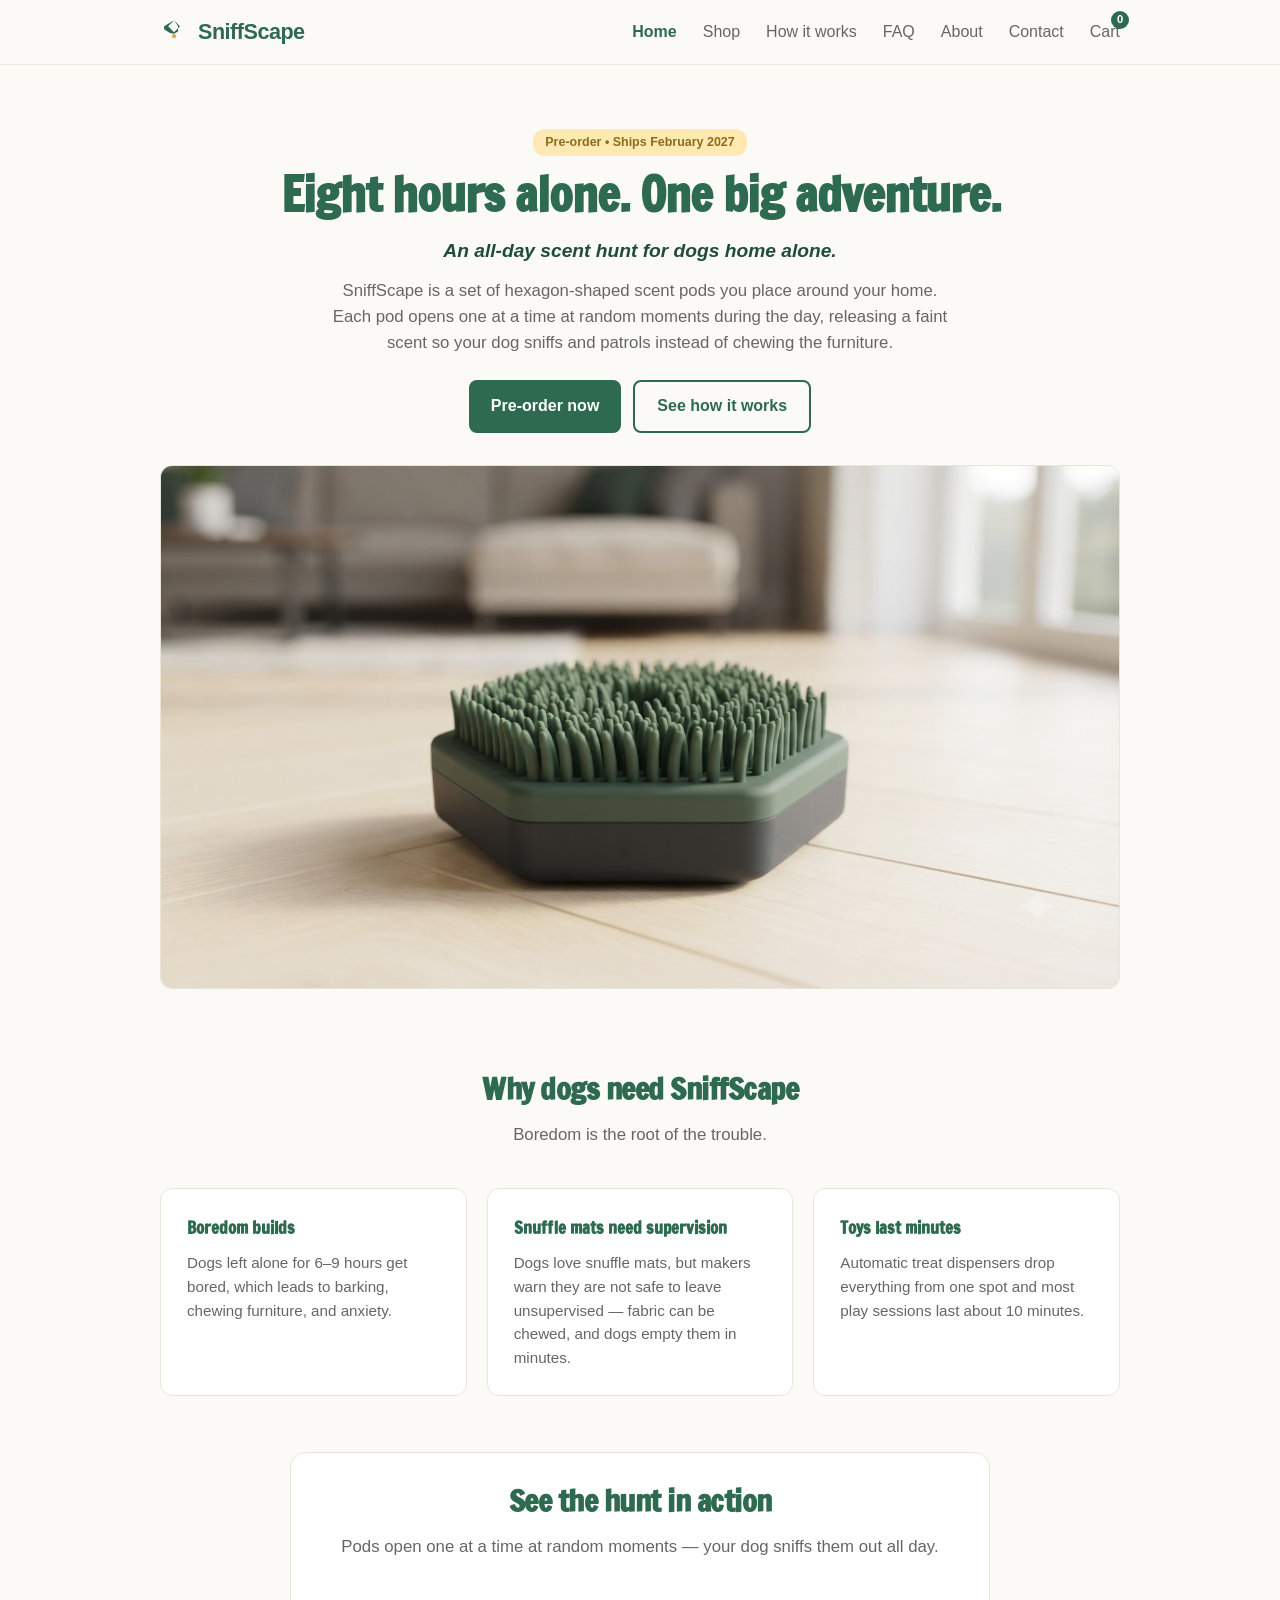
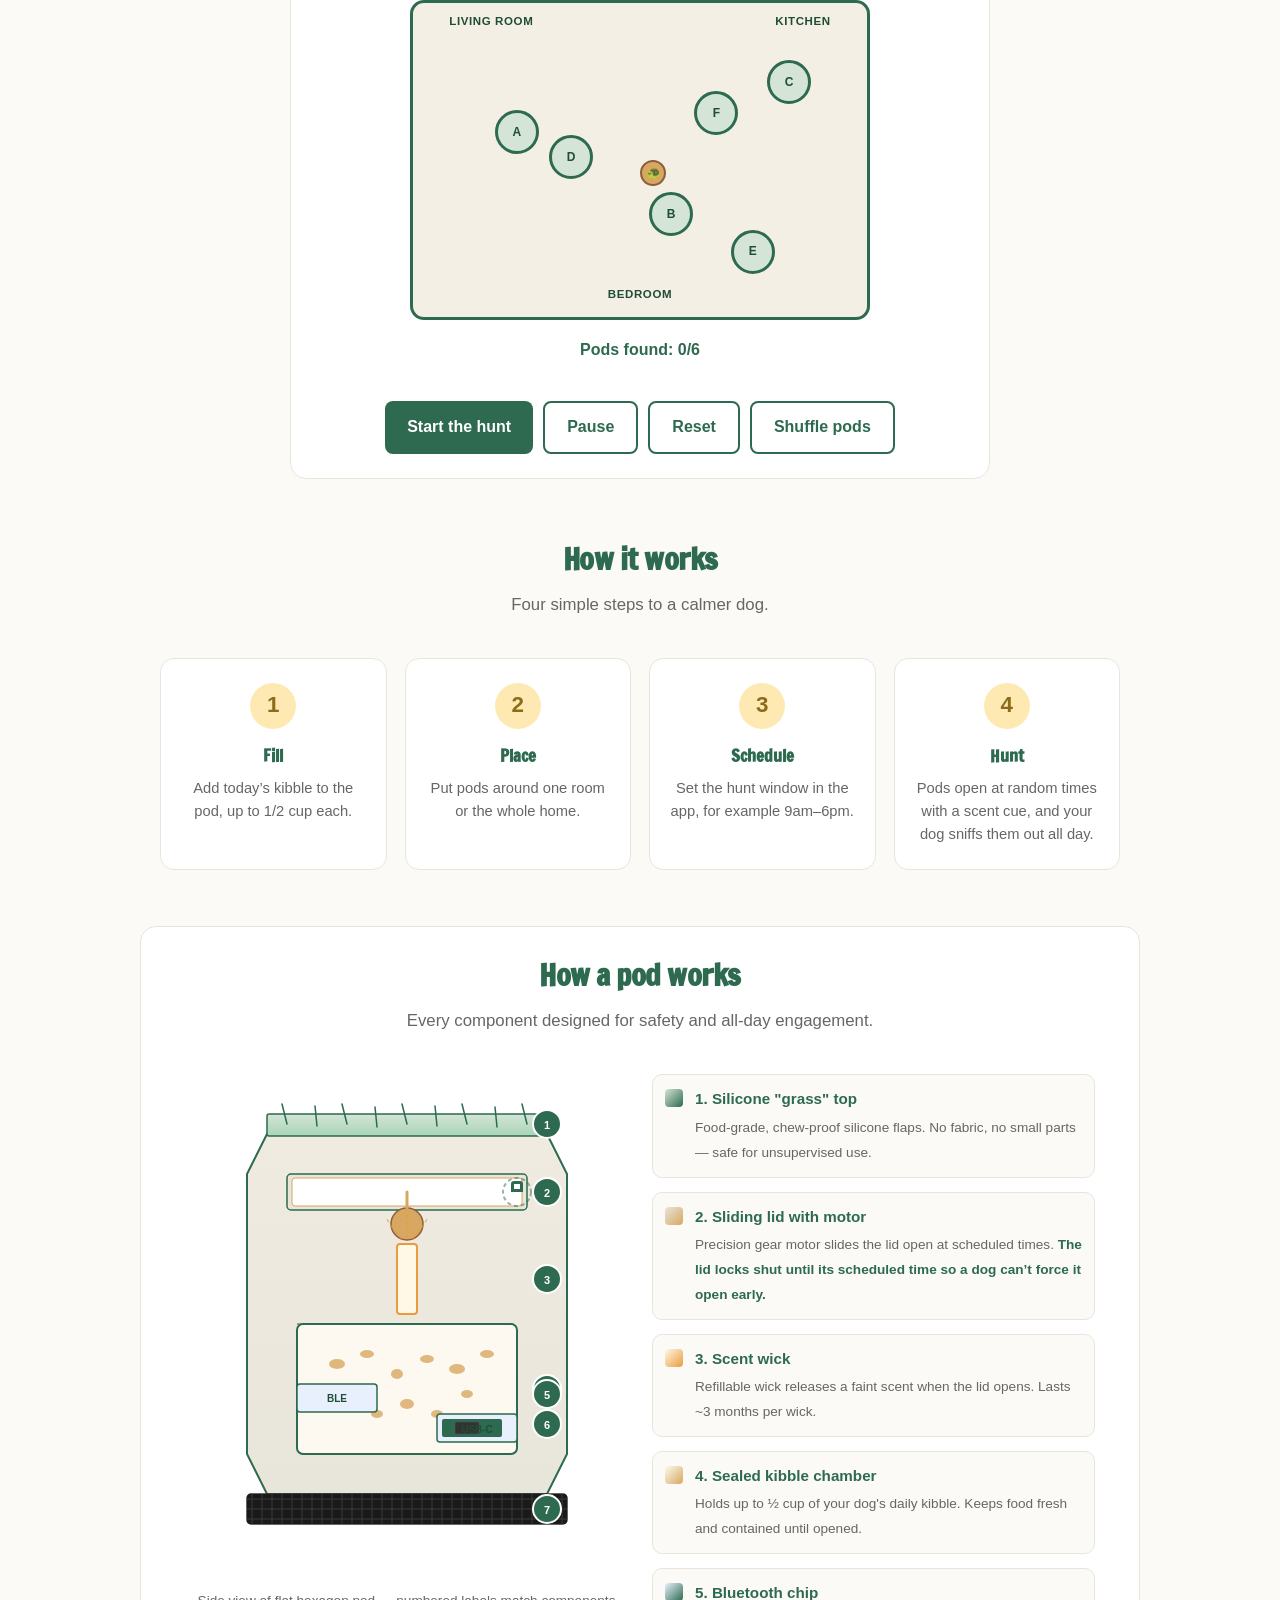
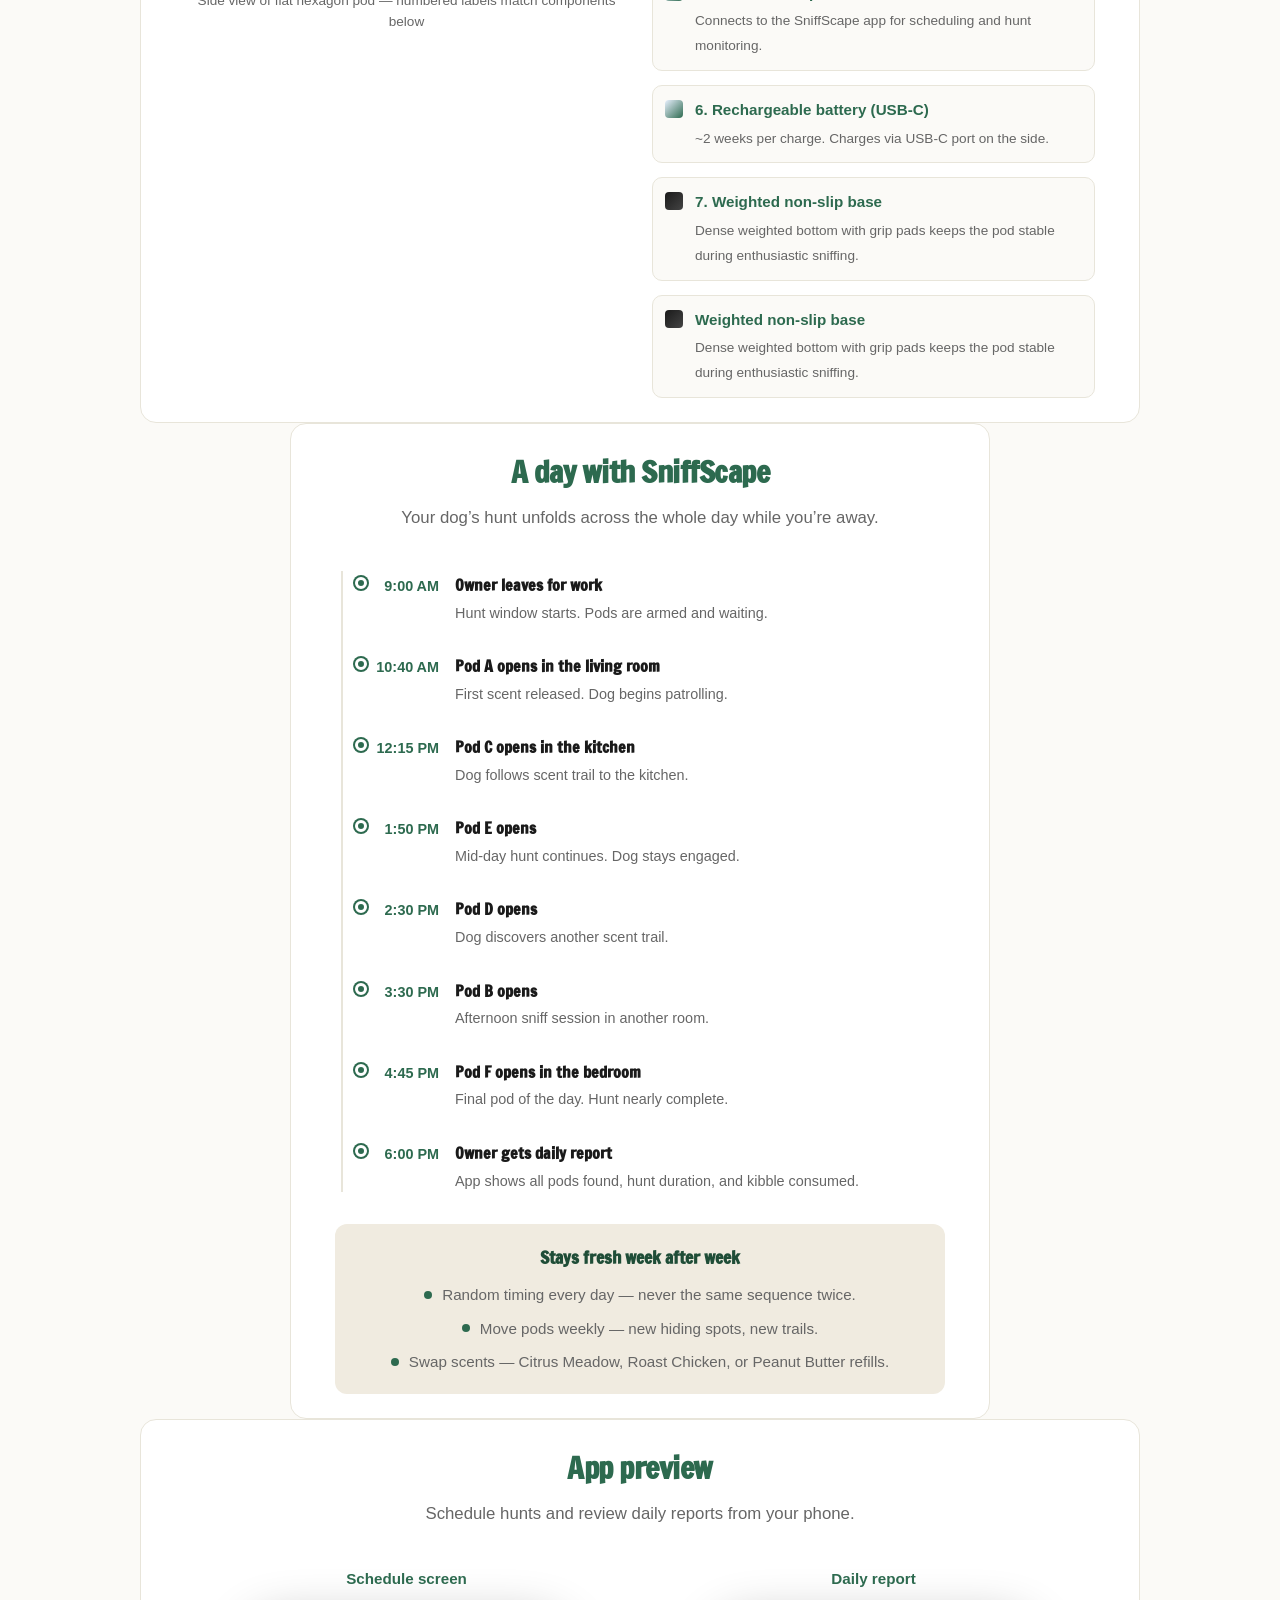
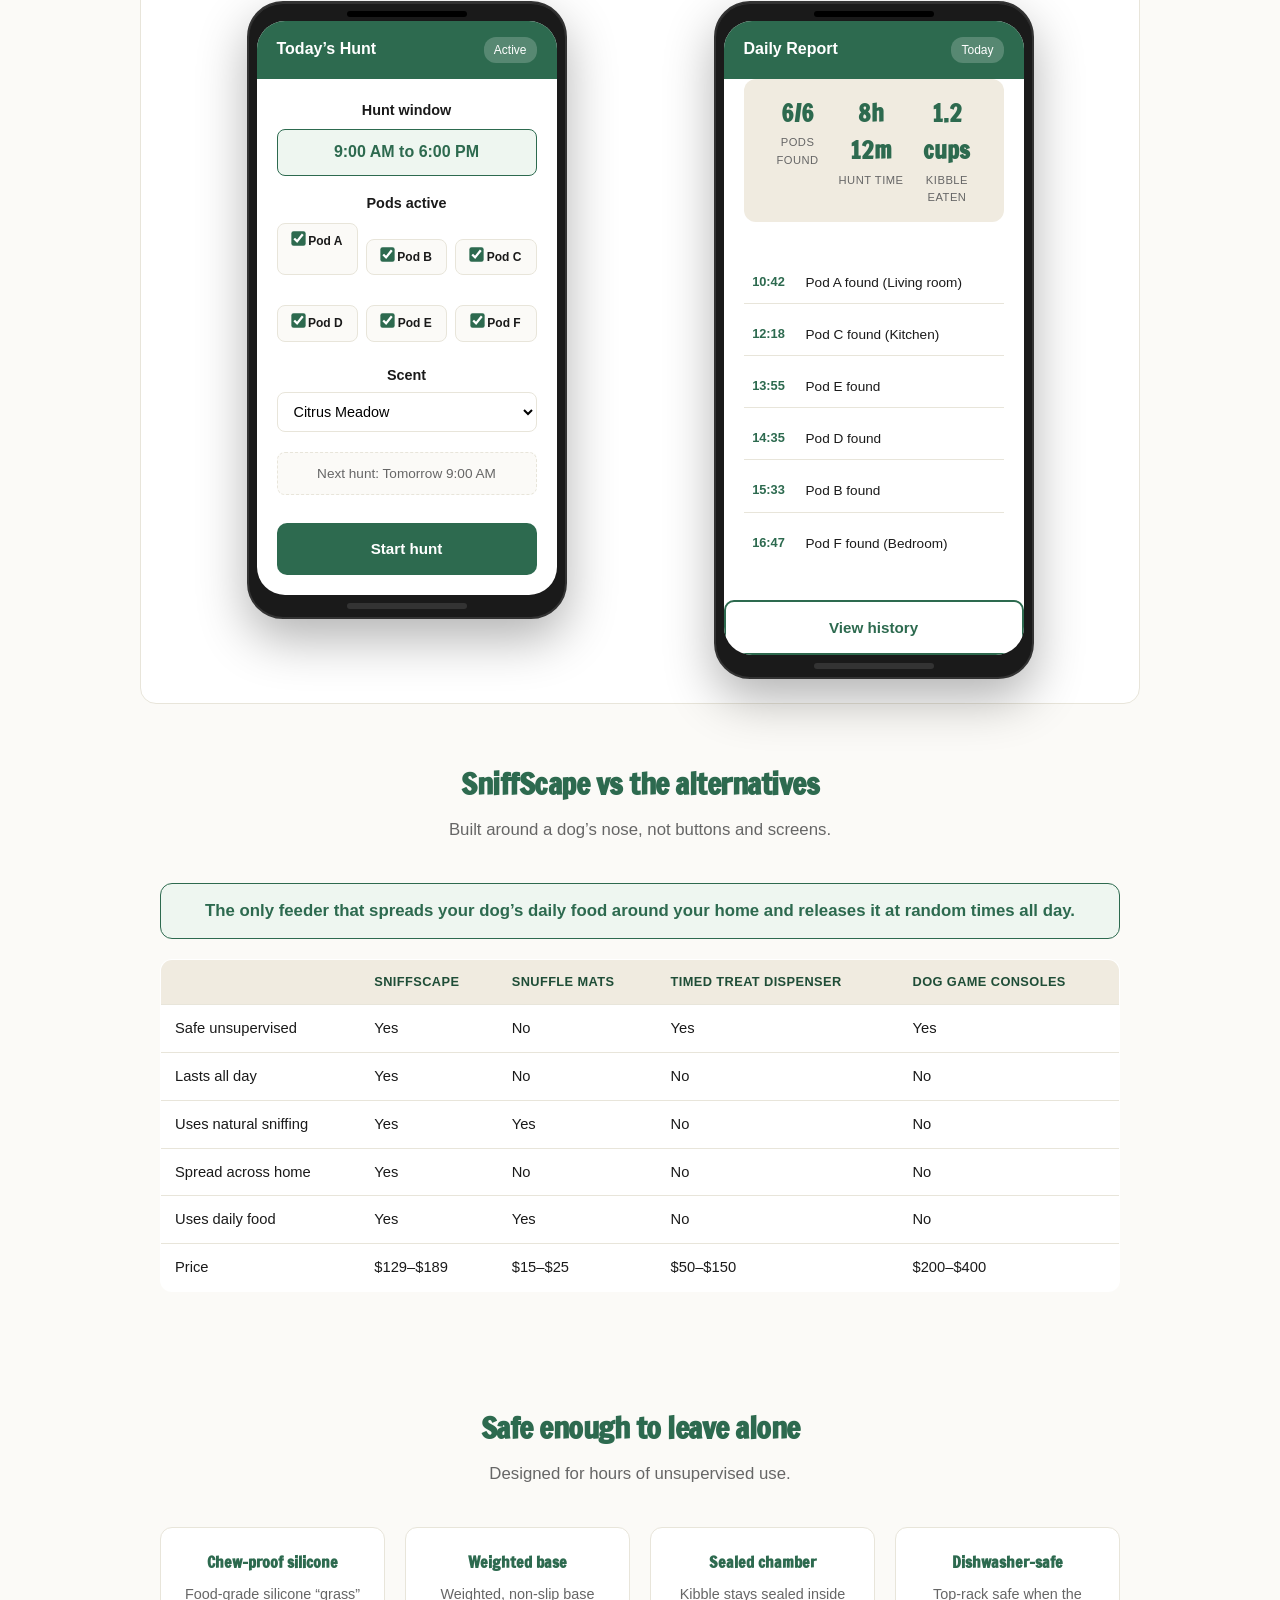
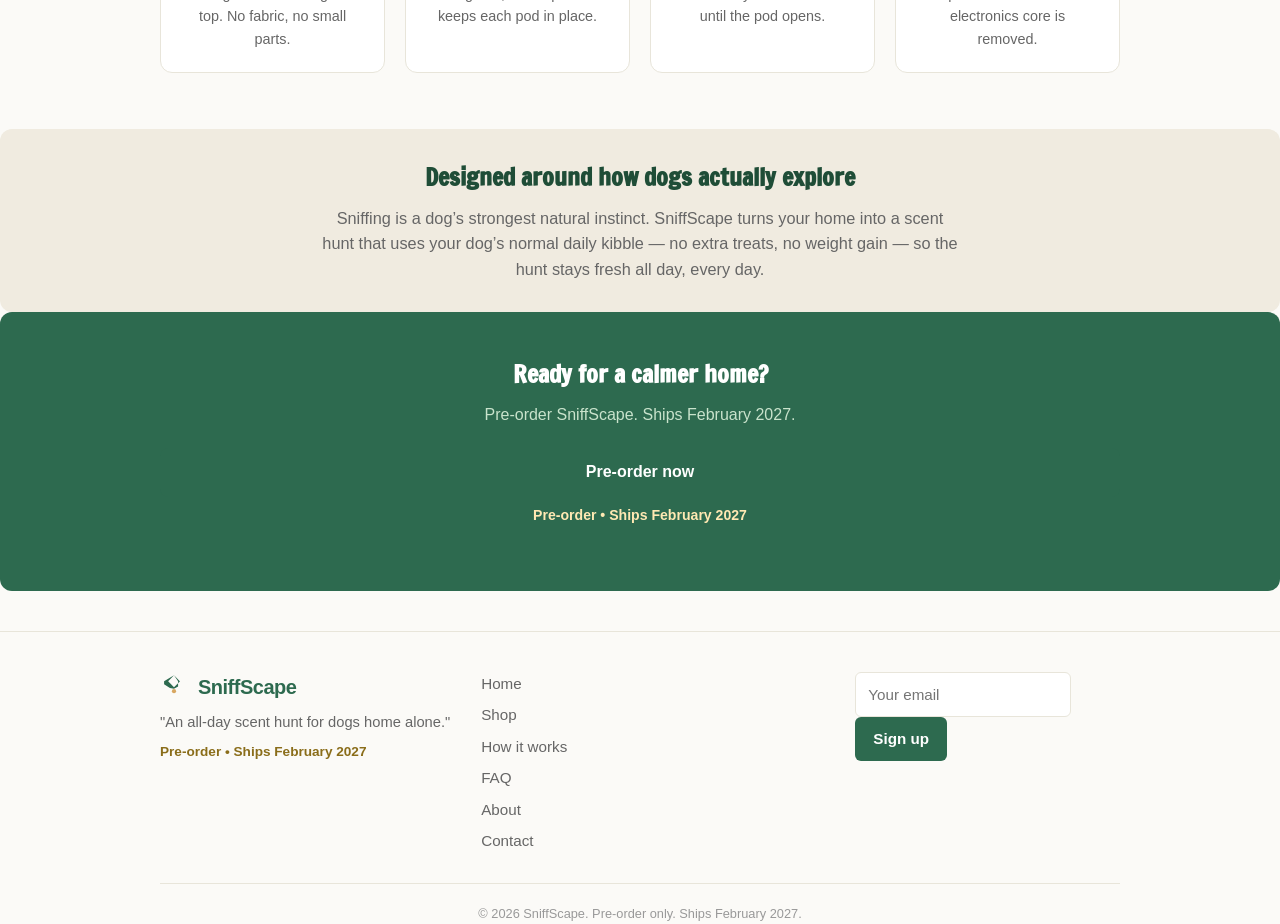
<file: index.html>
<!DOCTYPE html>
<html lang="en">
<head>
<meta charset="UTF-8">
<meta name="viewport" content="width=device-width, initial-scale=1.0">
<title>SniffScape — An all-day scent hunt for dogs home alone.</title>
<meta name="description" content="SniffScape — An all-day scent hunt for dogs home alone. Pre-order hexagon scent pods that open at random times. Ships February 2027.">
<meta property="og:title" content="SniffScape — An all-day scent hunt for dogs home alone">
<meta property="og:description" content="Pre-order SniffScape scent pods. Ships February 2027.">
<meta property="og:image" content="images/og-image.png">
<meta property="og:type" content="website">
<link rel="icon" type="image/svg+xml" href="favicon.svg">
<link rel="stylesheet" href="css/styles.css">
<link rel="preconnect" href="https://fonts.googleapis.com">
<link rel="preconnect" href="https://fonts.gstatic.com" crossorigin>
<link href="https://fonts.googleapis.com/css2?family=Francois+One&display=swap" rel="stylesheet">
</head>
<body>
<header class="site-header">
  <div class="container header-inner">
    <a href="index.html" class="logo">
      <svg viewBox="0 0 24 24" aria-hidden="true" focusable="false">
        <path d="M12 2L3.5 7v2.6l5 3.2L12 13.5l3.5-1.9V7L12 2zm0 10.2L7 7.1V7L12 2l5 5.1v0.1L12 12.2z" fill="#2d6a4f"/>
        <circle cx="12" cy="15.6" r="1.8" fill="#d8a761"/>
      </svg>
      SniffScape
    </a>
    <nav class="desktop-nav" aria-label="Main navigation">
      <a href="index.html" class="nav-link">Home</a>
      <a href="product.html" class="nav-link">Shop</a>
      <a href="index.html#how-it-works" class="nav-link">How it works</a>
      <a href="faq.html" class="nav-link">FAQ</a>
      <a href="about.html" class="nav-link">About</a>
      <a href="contact.html" class="nav-link">Contact</a>
      <a href="cart.html" class="nav-link nav-cart" aria-label="Cart">Cart <span class="cart-badge">0</span></a>
    </nav>
    <button class="hamburger" aria-label="Open menu" aria-expanded="false">&#9776;</button>
  </div>
  <nav class="mobile-nav" aria-label="Mobile navigation">
    <button class="mobile-close" aria-label="Close menu">&times;</button>
    <a href="index.html" class="nav-link">Home</a>
    <a href="product.html" class="nav-link">Shop</a>
    <a href="index.html#how-it-works" class="nav-link">How it works</a>
    <a href="faq.html" class="nav-link">FAQ</a>
    <a href="about.html" class="nav-link">About</a>
    <a href="contact.html" class="nav-link">Contact</a>
    <div class="mobile-cart-wrap" style="margin-top:14px;padding-top:14px;border-top:1px solid #e8e5da;">
      Cart <span class="mobile-cart-count">0</span>
    </div>
  </nav>
</header>

<main>
<section class="hero">
  <div class="container">
    <span class="status-chip">Pre-order &#8226; Ships February 2027</span>
    <h1>Eight hours alone. One big adventure.</h1>
    <p class="tagline">An all-day scent hunt for dogs home alone.</p>
    <p>SniffScape is a set of hexagon-shaped scent pods you place around your home. Each pod opens one at a time at random moments during the day, releasing a faint scent so your dog sniffs and patrols instead of chewing the furniture.</p>
    <div class="hero-actions">
      <a href="product.html" class="btn btn-primary">Pre-order now</a>
      <a href="#how-it-works" class="btn btn-outline">See how it works</a>
    </div>
    <img src="images/hero.png" alt="SniffScape pods in a home setting" width="1408" height="768" loading="lazy" style="max-width:100%;height:auto;border-radius:var(--radius);margin-top:32px;border:1px solid var(--line);">
  </div>
</section>

<section class="problem" id="problem">
  <div class="container">
    <div class="section-head">
      <h2>Why dogs need SniffScape</h2>
      <p>Boredom is the root of the trouble.</p>
    </div>
    <div class="problem-grid">
      <div class="problem-card">
        <h3>Boredom builds</h3>
        <p>Dogs left alone for 6&ndash;9 hours get bored, which leads to barking, chewing furniture, and anxiety.</p>
      </div>
      <div class="problem-card">
        <h3>Snuffle mats need supervision</h3>
        <p>Dogs love snuffle mats, but makers warn they are not safe to leave unsupervised &mdash; fabric can be chewed, and dogs empty them in minutes.</p>
      </div>
      <div class="problem-card">
        <h3>Toys last minutes</h3>
        <p>Automatic treat dispensers drop everything from one spot and most play sessions last about 10 minutes.</p>
      </div>
    </div>
  </div>
</section>

<section class="hunt-demo" id="hunt-demo">
  <div class="container">
    <div class="section-head">
      <h2>See the hunt in action</h2>
      <p>Pods open one at a time at random moments &mdash; your dog sniffs them out all day.</p>
    </div>
    <div class="floor-plan" aria-label="Interactive floor plan hunt demo">
      <div class="floor-label floor-living">Living room</div>
      <div class="floor-label floor-kitchen">Kitchen</div>
      <div class="floor-label floor-bedroom">Bedroom</div>
      <div class="pod" id="pod-1" style="top:34%;left:18%;" data-id="1">A</div>
      <div class="pod" id="pod-2" style="top:60%;left:52%;" data-id="2">B</div>
      <div class="pod" id="pod-3" style="top:18%;left:78%;" data-id="3">C</div>
      <div class="pod" id="pod-4" style="top:42%;left:30%;" data-id="4">D</div>
      <div class="pod" id="pod-5" style="top:72%;left:70%;" data-id="5">E</div>
      <div class="pod" id="pod-6" style="top:28%;left:62%;" data-id="6">F</div>
      <div class="dog" id="hunt-dog" style="top:50%;left:50%;" aria-hidden="true">&#128034;</div>
      <div class="scent-ripple" id="ripple"></div>
    </div>
    <div class="hunt-status" id="hunt-status">Pods found: <span id="found-count">0</span>/6</div>
    <div class="timetable" id="timetable"></div>
    <div class="hunt-controls">
      <button class="btn btn-primary" id="btn-start">Start the hunt</button>
      <button class="btn btn-outline" id="btn-pause" disabled>Pause</button>
      <button class="btn btn-outline" id="btn-reset">Reset</button>
      <button class="btn btn-outline" id="btn-shuffle">Shuffle pods</button>
    </div>
    <p class="visually-hidden" id="hunt-live">Hunt announcements</p>
  </div>
</section>

<section class="how-it-works" id="how-it-works">
  <div class="container">
    <div class="section-head">
      <h2>How it works</h2>
      <p>Four simple steps to a calmer dog.</p>
    </div>
    <div class="steps">
      <div class="step">
        <div class="step-icon">1</div>
        <h3>Fill</h3>
        <p>Add today&rsquo;s kibble to the pod, up to 1/2 cup each.</p>
      </div>
      <div class="step">
        <div class="step-icon">2</div>
        <h3>Place</h3>
        <p>Put pods around one room or the whole home.</p>
      </div>
      <div class="step">
        <div class="step-icon">3</div>
        <h3>Schedule</h3>
        <p>Set the hunt window in the app, for example 9am&ndash;6pm.</p>
      </div>
      <div class="step">
        <div class="step-icon">4</div>
        <h3>Hunt</h3>
        <p>Pods open at random times with a scent cue, and your dog sniffs them out all day.</p>
      </div>
    </div>
  </div>
</section>

<section class="pod-anatomy" id="pod-anatomy">
  <div class="container">
    <div class="section-head">
      <h2>How a pod works</h2>
      <p>Every component designed for safety and all-day engagement.</p>
    </div>
    <div class="anatomy-wrap">
      <figure class="pod-cutaway" aria-label="Side view diagram of a SniffScape hexagon pod">
        <svg viewBox="0 0 400 500" class="pod-svg" role="img" aria-labelledby="pod-title pod-desc">
          <title id="pod-title">SniffScape Pod Side View</title>
          <desc id="pod-desc">Side view of a flat hexagon scent pod showing all internal components with numbered labels</desc>
          
          <!-- Definitions for gradients and patterns -->
          <defs>
            <linearGradient id="grassGrad" x1="0%" y1="0%" x2="0%" y2="100%">
              <stop offset="0%" style="stop-color:#d4e4d7"/>
              <stop offset="100%" style="stop-color:#a8d5b8"/>
            </linearGradient>
            <linearGradient id="lidGrad" x1="0%" y1="0%" x2="0%" y2="100%">
              <stop offset="0%" style="stop-color:#f0ebe0"/>
              <stop offset="100%" style="stop-color:#e8e5da"/>
            </linearGradient>
            <linearGradient id="chamberGrad" x1="0%" y1="0%" x2="0%" y2="100%">
              <stop offset="0%" style="stop-color:#fef9f0"/>
              <stop offset="100%" style="stop-color:#f5efe0"/>
            </linearGradient>
            <linearGradient id="baseGrad" x1="0%" y1="0%" x2="0%" y2="100%">
              <stop offset="0%" style="stop-color:#2a2a2a"/>
              <stop offset="100%" style="stop-color:#1a1a1a"/>
            </linearGradient>
            <linearGradient id="motorGrad" x1="0%" y1="0%" x2="100%" y2="100%">
              <stop offset="0%" style="stop-color:#e8b84d"/>
              <stop offset="100%" style="stop-color:#d8a761"/>
            </linearGradient>
            <linearGradient id="wickGrad" x1="0%" y1="0%" x2="0%" y2="100%">
              <stop offset="0%" style="stop-color:#fff8e7"/>
              <stop offset="100%" style="stop-color:#ffe8b8"/>
            </linearGradient>
            <pattern id="gripPattern" patternUnits="userSpaceOnUse" width="10" height="10">
              <rect width="10" height="10" fill="#1a1a1a"/>
              <path d="M0,5 L10,5 M5,0 L5,10" stroke="#3a3a3a" stroke-width="1"/>
            </pattern>
          </defs>
          
          <!-- Pod outline - flat hexagon side view (flat top, straight sides, flat bottom) -->
          <!-- Main body: flat top at y=60, slanted sides, flat bottom at y=420 -->
          <path class="pod-body" d="M60,60 L340,60 L360,100 L360,380 L340,420 L60,420 L40,380 L40,100 Z" fill="url(#lidGrad)" stroke="var(--brand)" stroke-width="2"/>
          
          <!-- Silicone grass top (flat top with grass flaps) - #1 -->
          <g class="component-1">
            <rect x="60" y="40" width="280" height="22" rx="2" fill="url(#grassGrad)" stroke="var(--brand)" stroke-width="1.5"/>
            <!-- Grass flaps -->
            <g class="grass-flaps" stroke="#2d6a4f" stroke-width="1.5" stroke-linecap="round">
              <line x1="80" y1="50" x2="75" y2="30" />
              <line x1="110" y1="52" x2="108" y2="32" />
              <line x1="140" y1="50" x2="135" y2="30" />
              <line x1="170" y1="53" x2="168" y2="33" />
              <line x1="200" y1="50" x2="195" y2="30" />
              <line x1="230" y1="52" x2="228" y2="32" />
              <line x1="260" y1="50" x2="255" y2="30" />
              <line x1="290" y1="53" x2="288" y2="33" />
              <line x1="320" y1="50" x2="315" y2="30" />
            </g>
            <!-- Number label -->
            <circle cx="340" cy="50" r="14" fill="var(--brand)" stroke="white" stroke-width="2"/>
            <text x="340" y="55" text-anchor="middle" fill="white" font-size="11" font-weight="bold" font-family="inherit">1</text>
          </g>
          
          <!-- Sliding lid with motor - #2 -->
          <g class="component-2">
            <!-- Lid track -->
            <rect x="80" y="100" width="240" height="36" rx="4" fill="#e8e5da" stroke="var(--brand)" stroke-width="1.5"/>
            <!-- Lid panel -->
            <rect x="85" y="104" width="230" height="28" rx="3" fill="white" stroke="#d8a761" stroke-width="1"/>
            <!-- Motor housing -->
            <circle class="motor-body" cx="200" cy="150" r="16" fill="url(#motorGrad)" stroke="#8b5e3c" stroke-width="1.5"/>
            <!-- Motor shaft line -->
            <line x1="200" y1="118" x2="200" y2="134" stroke="#d8a761" stroke-width="3" stroke-linecap="round"/>
            <!-- Lock indicator -->
            <g class="lock-indicator" transform="translate(310, 118)">
              <circle class="lock-ring" cx="0" cy="0" r="14" fill="none" stroke="var(--brand)" stroke-width="2" stroke-dasharray="3,3" opacity="0.6"/>
              <path class="lock-body" d="M-6,0 L-6,-8 Q-6,-11 -3,-11 L3,-11 Q6,-11 6,-8 L6,0 Z M-3,-8 L-3,-3 L3,-3 L3,-8 Z" fill="var(--brand)"/>
            </g>
            <!-- Number label -->
            <circle cx="340" cy="118" r="14" fill="var(--brand)" stroke="white" stroke-width="2"/>
            <text x="340" y="123" text-anchor="middle" fill="white" font-size="11" font-weight="bold" font-family="inherit">2</text>
          </g>
          
          <!-- Scent wick - #3 -->
          <g class="component-3">
            <rect class="pod-wick" x="190" y="170" width="20" height="70" rx="3" fill="url(#wickGrad)" stroke="#e89c3c" stroke-width="2"/>
            <path class="wick-scent" d="M195,165 Q185,155 180,145 M200,165 Q200,150 200,135 M205,165 Q215,155 220,145" stroke="#e89c3c" stroke-width="1.5" fill="none" opacity="0.6" stroke-dasharray="4,3"/>
            <!-- Number label -->
            <circle cx="340" cy="205" r="14" fill="var(--brand)" stroke="white" stroke-width="2"/>
            <text x="340" y="210" text-anchor="middle" fill="white" font-size="11" font-weight="bold" font-family="inherit">3</text>
          </g>
          
          <!-- Sealed kibble chamber - #4 -->
          <g class="component-4">
            <rect class="pod-chamber" x="90" y="250" width="220" height="130" rx="6" fill="url(#chamberGrad)" stroke="var(--brand)" stroke-width="2"/>
            <g class="kibble-pieces">
              <ellipse cx="130" cy="290" rx="8" ry="5" fill="#d8a761" opacity="0.8"/>
              <ellipse cx="160" cy="280" rx="7" ry="4" fill="#d8a761" opacity="0.8"/>
              <ellipse cx="190" cy="300" rx="6" ry="5" fill="#d8a761" opacity="0.8"/>
              <ellipse cx="220" cy="285" rx="7" ry="4" fill="#d8a761" opacity="0.8"/>
              <ellipse cx="250" cy="295" rx="8" ry="5" fill="#d8a761" opacity="0.8"/>
              <ellipse cx="280" cy="280" rx="7" ry="4" fill="#d8a761" opacity="0.8"/>
              <ellipse cx="140" cy="320" rx="6" ry="4" fill="#d8a761" opacity="0.8"/>
              <ellipse cx="200" cy="330" rx="7" ry="5" fill="#d8a761" opacity="0.8"/>
              <ellipse cx="260" cy="320" rx="6" ry="4" fill="#d8a761" opacity="0.8"/>
              <ellipse cx="170" cy="340" rx="6" ry="4" fill="#d8a761" opacity="0.8"/>
              <ellipse cx="230" cy="340" rx="6" ry="4" fill="#d8a761" opacity="0.8"/>
            </g>
            <!-- Seal line at top of chamber -->
            <line x1="90" y1="250" x2="310" y2="250" stroke="var(--brand)" stroke-width="2" stroke-dasharray="6,4" opacity="0.5"/>
            <!-- Number label -->
            <circle cx="340" cy="315" r="14" fill="var(--brand)" stroke="white" stroke-width="2"/>
            <text x="340" y="320" text-anchor="middle" fill="white" font-size="11" font-weight="bold" font-family="inherit">4</text>
          </g>
          
          <!-- Bluetooth chip - #5 -->
          <g class="component-5">
            <rect class="pod-bluetooth" x="90" y="310" width="80" height="28" rx="3" fill="#e8f0fe" stroke="#2d6a4f" stroke-width="1.5"/>
            <text class="chip-label" x="130" y="328" text-anchor="middle" fill="var(--brand-dark)" font-size="9" font-weight="bold" font-family="inherit">BLE</text>
            <!-- Number label -->
            <circle cx="340" cy="320" r="14" fill="var(--brand)" stroke="white" stroke-width="2"/>
            <text x="340" y="325" text-anchor="middle" fill="white" font-size="11" font-weight="bold" font-family="inherit">5</text>
          </g>
          
          <!-- Rechargeable battery (USB-C) - #6 -->
          <g class="component-6">
            <rect class="pod-battery" x="230" y="340" width="80" height="28" rx="3" fill="#e8f0fe" stroke="#2d6a4f" stroke-width="1.5"/>
            <rect class="battery-level" x="235" y="345" width="60" height="18" rx="2" fill="var(--brand)"/>
            <!-- USB-C port indicator -->
            <rect x="248" y="348" width="24" height="12" rx="1.5" fill="#333" stroke="#555" stroke-width="0.5"/>
            <text class="chip-label" x="270" y="359" text-anchor="middle" fill="var(--brand)" font-size="9" font-weight="bold" font-family="inherit">USB-C</text>
            <!-- Number label -->
            <circle cx="340" cy="350" r="14" fill="var(--brand)" stroke="white" stroke-width="2"/>
            <text x="340" y="355" text-anchor="middle" fill="white" font-size="11" font-weight="bold" font-family="inherit">6</text>
          </g>
          
          <!-- Weighted non-slip base - #7 -->
          <g class="component-7">
            <rect class="pod-base" x="40" y="420" width="320" height="30" rx="4" fill="url(#baseGrad)" stroke="#333" stroke-width="1.5"/>
            <!-- Grip pattern -->
            <rect x="40" y="420" width="320" height="30" rx="4" fill="url(#gripPattern)"/>
            <!-- Number label -->
            <circle cx="340" cy="435" r="14" fill="var(--brand)" stroke="white" stroke-width="2"/>
            <text x="340" y="440" text-anchor="middle" fill="white" font-size="11" font-weight="bold" font-family="inherit">7</text>
          </g>
        </svg>
        <figcaption class="cutaway-caption">Side view of flat hexagon pod — numbered labels match components below</figcaption>
      </figure>
      
      <div class="anatomy-legend">
        <div class="legend-item" data-target="component-1">
          <span class="legend-color grass"></span>
          <div class="legend-text">
            <strong>1. Silicone "grass" top</strong>
            <span>Food-grade, chew-proof silicone flaps. No fabric, no small parts — safe for unsupervised use.</span>
          </div>
        </div>
        <div class="legend-item" data-target="component-2">
          <span class="legend-color lid"></span>
          <div class="legend-text">
            <strong>2. Sliding lid with motor</strong>
            <span>Precision gear motor slides the lid open at scheduled times. <strong style="color:var(--brand);">The lid locks shut until its scheduled time so a dog can&rsquo;t force it open early.</strong></span>
          </div>
        </div>
        <div class="legend-item" data-target="component-3">
          <span class="legend-color wick"></span>
          <div class="legend-text">
            <strong>3. Scent wick</strong>
            <span>Refillable wick releases a faint scent when the lid opens. Lasts ~3 months per wick.</span>
          </div>
        </div>
        <div class="legend-item" data-target="component-4">
          <span class="legend-color chamber"></span>
          <div class="legend-text">
            <strong>4. Sealed kibble chamber</strong>
            <span>Holds up to ½ cup of your dog's daily kibble. Keeps food fresh and contained until opened.</span>
          </div>
        </div>
        <div class="legend-item" data-target="component-5">
          <span class="legend-color bluetooth"></span>
          <div class="legend-text">
            <strong>5. Bluetooth chip</strong>
            <span>Connects to the SniffScape app for scheduling and hunt monitoring.</span>
          </div>
        </div>
        <div class="legend-item" data-target="component-6">
          <span class="legend-color battery"></span>
          <div class="legend-text">
            <strong>6. Rechargeable battery (USB-C)</strong>
            <span>~2 weeks per charge. Charges via USB-C port on the side.</span>
          </div>
        </div>
        <div class="legend-item" data-target="component-7">
          <span class="legend-color base"></span>
          <div class="legend-text">
            <strong>7. Weighted non-slip base</strong>
            <span>Dense weighted bottom with grip pads keeps the pod stable during enthusiastic sniffing.</span>
          </div>
        </div>
        <div class="legend-item" data-target="pod-base">
          <span class="legend-color base"></span>
          <div class="legend-text">
            <strong>Weighted non-slip base</strong>
            <span>Dense weighted bottom with grip pads keeps the pod stable during enthusiastic sniffing.</span>
          </div>
        </div>
      </div>
    </div>
  </div>
</section>

<section class="day-timeline" id="day-timeline">
  <div class="container">
    <div class="section-head">
      <h2>A day with SniffScape</h2>
      <p>Your dog&rsquo;s hunt unfolds across the whole day while you&rsquo;re away.</p>
    </div>
    <div class="timeline">
      <div class="timeline-item">
        <div class="timeline-time">9:00 AM</div>
        <div class="timeline-content">
          <h3>Owner leaves for work</h3>
          <p>Hunt window starts. Pods are armed and waiting.</p>
        </div>
        <div class="timeline-dot"></div>
      </div>
      <div class="timeline-item">
        <div class="timeline-time">10:40 AM</div>
        <div class="timeline-content">
          <h3>Pod A opens in the living room</h3>
          <p>First scent released. Dog begins patrolling.</p>
        </div>
        <div class="timeline-dot"></div>
      </div>
      <div class="timeline-item">
        <div class="timeline-time">12:15 PM</div>
        <div class="timeline-content">
          <h3>Pod C opens in the kitchen</h3>
          <p>Dog follows scent trail to the kitchen.</p>
        </div>
        <div class="timeline-dot"></div>
      </div>
      <div class="timeline-item">
        <div class="timeline-time">1:50 PM</div>
        <div class="timeline-content">
          <h3>Pod E opens</h3>
          <p>Mid-day hunt continues. Dog stays engaged.</p>
        </div>
        <div class="timeline-dot"></div>
      </div>
      <div class="timeline-item">
        <div class="timeline-time">2:30 PM</div>
        <div class="timeline-content">
          <h3>Pod D opens</h3>
          <p>Dog discovers another scent trail.</p>
        </div>
        <div class="timeline-dot"></div>
      </div>
      <div class="timeline-item">
        <div class="timeline-time">3:30 PM</div>
        <div class="timeline-content">
          <h3>Pod B opens</h3>
          <p>Afternoon sniff session in another room.</p>
        </div>
        <div class="timeline-dot"></div>
      </div>
      <div class="timeline-item">
        <div class="timeline-time">4:45 PM</div>
        <div class="timeline-content">
          <h3>Pod F opens in the bedroom</h3>
          <p>Final pod of the day. Hunt nearly complete.</p>
        </div>
        <div class="timeline-dot"></div>
      </div>
      <div class="timeline-item">
        <div class="timeline-time">6:00 PM</div>
        <div class="timeline-content">
          <h3>Owner gets daily report</h3>
          <p>App shows all pods found, hunt duration, and kibble consumed.</p>
        </div>
        <div class="timeline-dot"></div>
      </div>
    </div>
    <div class="fresh-list">
      <h3>Stays fresh week after week</h3>
      <ul>
        <li>Random timing every day &mdash; never the same sequence twice.</li>
        <li>Move pods weekly &mdash; new hiding spots, new trails.</li>
        <li>Swap scents &mdash; Citrus Meadow, Roast Chicken, or Peanut Butter refills.</li>
      </ul>
    </div>
  </div>
</section>

<section class="app-preview" id="app-preview">
  <div class="container">
    <div class="section-head">
      <h2>App preview</h2>
      <p>Schedule hunts and review daily reports from your phone.</p>
    </div>
    <div class="phone-frames">
      <figure class="phone-frame">
        <figcaption>Schedule screen</figcaption>
        <div class="phone-mockup">
          <div class="phone-notch"></div>
          <div class="phone-screen schedule-screen">
            <div class="app-header">
              <h4>Today&rsquo;s Hunt</h4>
              <span class="app-status">Active</span>
            </div>
            <div class="schedule-form">
              <label>Hunt window</label>
              <div class="hunt-window-display">9:00 AM to 6:00 PM</div>
              <label>Pods active</label>
              <div class="pod-grid">
                <label class="toggle"><input type="checkbox" checked /> Pod A</label>
                <label class="toggle"><input type="checkbox" checked /> Pod B</label>
                <label class="toggle"><input type="checkbox" checked /> Pod C</label>
                <label class="toggle"><input type="checkbox" checked /> Pod D</label>
                <label class="toggle"><input type="checkbox" checked /> Pod E</label>
                <label class="toggle"><input type="checkbox" checked /> Pod F</label>
              </div>
              <label>Scent</label>
              <select class="scent-select" style="width:100%;padding:10px 12px;border:1px solid var(--line);border-radius:8px;font-size:0.9rem;background:var(--surface);margin-bottom:8px;">
                <option value="citrus">Citrus Meadow</option>
                <option value="chicken">Roast Chicken</option>
                <option value="peanut">Peanut Butter</option>
              </select>
              <div class="next-hunt">Next hunt: Tomorrow 9:00 AM</div>
              <button class="app-btn primary">Start hunt</button>
            </div>
          </div>
          <div class="phone-home"></div>
        </div>
      </figure>
      <figure class="phone-frame">
        <figcaption>Daily report</figcaption>
        <div class="phone-mockup">
          <div class="phone-notch"></div>
          <div class="phone-screen report-screen">
            <div class="app-header">
              <h4>Daily Report</h4>
              <span class="app-date">Today</span>
            </div>
            <div class="report-summary">
              <div class="stat"><span class="stat-value">6/6</span><span class="stat-label">Pods found</span></div>
              <div class="stat"><span class="stat-value">8h 12m</span><span class="stat-label">Hunt time</span></div>
              <div class="stat"><span class="stat-value">1.2 cups</span><span class="stat-label">Kibble eaten</span></div>
            </div>
            <div class="report-log">
              <div class="log-entry"><span class="log-time">10:42</span><span>Pod A found (Living room)</span></div>
              <div class="log-entry"><span class="log-time">12:18</span><span>Pod C found (Kitchen)</span></div>
              <div class="log-entry"><span class="log-time">13:55</span><span>Pod E found</span></div>
              <div class="log-entry"><span class="log-time">14:35</span><span>Pod D found</span></div>
              <div class="log-entry"><span class="log-time">15:33</span><span>Pod B found</span></div>
              <div class="log-entry"><span class="log-time">16:47</span><span>Pod F found (Bedroom)</span></div>
            </div>
            <button class="app-btn secondary">View history</button>
          </div>
          <div class="phone-home"></div>
        </div>
      </figure>
    </div>
  </div>
</section>

<section class="comparison" id="comparison">
  <div class="container">
    <div class="section-head">
      <h2>SniffScape vs the alternatives</h2>
      <p>Built around a dog&rsquo;s nose, not buttons and screens.</p>
    </div>
    <p class="comparison-highlight">The only feeder that spreads your dog&rsquo;s daily food around your home and releases it at random times all day.</p>
    <div class="compare-wrap">
      <table>
        <thead>
          <tr><th></th><th>SniffScape</th><th>Snuffle mats</th><th>Timed treat dispenser</th><th>Dog game consoles</th></tr>
        </thead>
        <tbody>
          <tr>
            <td>Safe unsupervised</td>
            <td class="yes">Yes</td>
            <td class="no">No</td>
            <td class="yes">Yes</td>
            <td class="yes">Yes</td>
          </tr>
          <tr>
            <td>Lasts all day</td>
            <td class="yes">Yes</td>
            <td class="no">No</td>
            <td class="no">No</td>
            <td class="no">No</td>
          </tr>
          <tr>
            <td>Uses natural sniffing</td>
            <td class="yes">Yes</td>
            <td class="yes">Yes</td>
            <td class="no">No</td>
            <td class="no">No</td>
          </tr>
          <tr>
            <td>Spread across home</td>
            <td class="yes">Yes</td>
            <td class="no">No</td>
            <td class="no">No</td>
            <td class="no">No</td>
          </tr>
          <tr>
            <td>Uses daily food</td>
            <td class="yes">Yes</td>
            <td class="yes">Yes</td>
            <td class="no">No</td>
            <td class="no">No</td>
          </tr>
          <tr>
            <td>Price</td>
            <td>$129&ndash;$189</td>
            <td>$15&ndash;$25</td>
            <td>$50&ndash;$150</td>
            <td>$200&ndash;$400</td>
          </tr>
        </tbody>
      </table>
    </div>
  </div>
</section>

<section class="safety" id="safety">
  <div class="container">
    <div class="section-head">
      <h2>Safe enough to leave alone</h2>
      <p>Designed for hours of unsupervised use.</p>
    </div>
    <div class="safety-grid">
      <div class="safety-card">
        <h3>Chew-proof silicone</h3>
        <p>Food-grade silicone &ldquo;grass&rdquo; top. No fabric, no small parts.</p>
      </div>
      <div class="safety-card">
        <h3>Weighted base</h3>
        <p>Weighted, non-slip base keeps each pod in place.</p>
      </div>
      <div class="safety-card">
        <h3>Sealed chamber</h3>
        <p>Kibble stays sealed inside until the pod opens.</p>
      </div>
      <div class="safety-card">
        <h3>Dishwasher-safe</h3>
        <p>Top-rack safe when the electronics core is removed.</p>
      </div>
    </div>
  </div>
</section>

<section class="explore" id="explore">
  <div class="container">
    <h2>Designed around how dogs actually explore</h2>
    <p>Sniffing is a dog&rsquo;s strongest natural instinct. SniffScape turns your home into a scent hunt that uses your dog&rsquo;s normal daily kibble &mdash; no extra treats, no weight gain &mdash; so the hunt stays fresh all day, every day.</p>
  </div>
</section>

<section class="cta-band">
  <div class="container">
    <h2>Ready for a calmer home?</h2>
    <p>Pre-order SniffScape. Ships February 2027.</p>
    <a href="product.html" class="btn btn-primary btn-block">Pre-order now</a>
    <p class="note">Pre-order &#8226; Ships February 2027</p>
  </div>
</section>
</main>

<footer class="site-footer">
  <div class="container">
    <div class="footer-inner">
      <div class="footer-brand">
        <a href="index.html" class="logo" style="color:var(--brand);">
          <svg viewBox="0 0 24 24" aria-hidden="true" focusable="false">
            <path d="M12 2L3.5 7v2.6l5 3.2L12 13.5l3.5-1.9V7L12 2zm0 10.2L7 7.1V7L12 2l5 5.1v0.1L12 12.2z" fill="#2d6a4f"/>
            <circle cx="12" cy="15.6" r="1.8" fill="#d8a761"/>
          </svg>
          SniffScape
        </a>
        <p>"An all-day scent hunt for dogs home alone."</p>
        <span class="footer-status">Pre-order &#8226; Ships February 2027</span>
      </div>
      <nav class="footer-nav" aria-label="Footer navigation">
        <a href="index.html">Home</a>
        <a href="product.html">Shop</a>
        <a href="index.html#how-it-works">How it works</a>
        <a href="faq.html">FAQ</a>
        <a href="about.html">About</a>
        <a href="contact.html">Contact</a>
      </nav>
      <div class="newsletter">
        <form id="newsletter-form">
          <input type="email" placeholder="Your email" required aria-label="Email address">
          <button type="submit">Sign up</button>
        </form>
        <p id="newsletter-msg" class="newsletter-msg"></p>
      </div>
    </div>
    <p class="footer-copy">&copy; 2026 SniffScape. Pre-order only. Ships February 2027.</p>
  </div>
</footer>

<script src="js/main.js"></script>
<script>
const pods = [];
const statusEl = document.getElementById('hunt-status');
const foundEl = document.getElementById('found-count');
const timetableEl = document.getElementById('timetable');
const liveEl = document.getElementById('hunt-live');
const dog = document.getElementById('hunt-dog');
const ripple = document.getElementById('ripple');
const btnStart = document.getElementById('btn-start');
const btnPause = document.getElementById('btn-pause');
const btnReset = document.getElementById('btn-reset');
const btnShuffle = document.getElementById('btn-shuffle');

let timer = null;
let paused = false;
let found = 0;
let openPod = null;
let positions = [];

function announce(text) { liveEl.textContent = text; }

function initHunt() {
  document.querySelectorAll('.pod').forEach(el => {
    const t = parseFloat(el.style.top);
    const l = parseFloat(el.style.left);
    positions.push({ id: el.dataset.id, top: t, left: l });
    el.classList.remove('opens', 'found');
    el.style.transition = 'top 0.6s ease, left 0.6s ease';
    el.addEventListener('click', () => {
      if (el.classList.contains('opens') && !el.classList.contains('found')) findPod(el);
    });
  });
  found = 0;
  updateFound();
}

function updateFound() {
  foundEl.textContent = found;
  statusEl.textContent = found === 6 ? 'Hunt complete! All pods found.' : 'Pods found: ' + found + '/6';
  if (found === 6) announce('All six pods have been found. Great hunt!');
}

function timeString() {
  const now = new Date();
  return now.toLocaleTimeString([], { hour: '2-digit', minute: '2-digit' });
}

function logTime(text) {
  timetableEl.innerHTML = timeString() + ' &bull; ' + text;
}

function showRipple(x, y) {
  ripple.style.left = x + 'px';
  ripple.style.top = y + 'px';
  ripple.style.display = 'block';
  ripple.offsetHeight;
  ripple.style.animation = 'none';
  ripple.offsetHeight;
  ripple.style.animation = '';
  setTimeout(() => { ripple.style.display = 'none'; }, 1200);
}

function moveDog(toEl) {
  const rect = toEl.getBoundingClientRect();
  const plan = document.querySelector('.floor-plan');
  const pRect = plan.getBoundingClientRect();
  dog.style.top = (rect.top - pRect.top + rect.height/2 - 13) + 'px';
  dog.style.left = (rect.left - pRect.left + rect.width/2 - 13) + 'px';
}

function findPod(el) {
  el.classList.add('found');
  el.classList.remove('opens');
  openPod = null;
  found += 1;
  moveDog(el);
  updateFound();
  const rect = el.getBoundingClientRect();
  showRipple(rect.left + rect.width/2, rect.top + rect.height/2);
  const podLabel = el.textContent.trim();
  announce('Pod ' + podLabel + ' found at ' + timeString());
  logTime('Dog found pod ' + podLabel);
}

function openRandom() {
  if (paused || found === 6) return;
  const unfound = document.querySelectorAll('.pod:not(.found)');
  if (unfound.length === 0) return;
  const pick = unfound[Math.floor(Math.random() * unfound.length)];
  pick.classList.add('opens');
  openPod = pick.dataset.id;
  moveDog(pick);
  const podLabel = pick.textContent.trim();
  logTime('Pod ' + podLabel + ' opened &mdash; sniff it out');
  announce('Pod ' + podLabel + ' has opened');
  setTimeout(() => {
    if (!paused && found < 6 && pick.classList.contains('opens') && !pick.classList.contains('found')) {
      findPod(pick);
    }
    pick.classList.remove('opens');
    openPod = null;
  }, 3500);
}

function shuffle() {
  const podEls = document.querySelectorAll('.pod');
  const used = [];
  podEls.forEach(el => {
    let pos;
    do {
      pos = { top: 12 + Math.floor(Math.random() * 70), left: 10 + Math.floor(Math.random() * 70) };
    } while (used.some(u => Math.abs(u.top - pos.top) < 14 && Math.abs(u.left - pos.left) < 14));
    used.push(pos);
    el.style.top = pos.top + '%';
    el.style.left = pos.left + '%';
  });
  positions = used.map((u, i) => ({ id: i + 1, top: u.top, left: u.left }));
  const firstPod = document.querySelector('.pod');
  if (firstPod) moveDog(firstPod);
  announce('Pods moved to new hiding spots');
}

function start() {
  if (timer) return;
  paused = false;
  btnStart.disabled = true;
  btnPause.disabled = false;
  announce('Hunt started');
  logTime('Hunt began');
  timer = setInterval(() => {
    if (!paused) openRandom();
  }, 2500);
}

function pause() {
  paused = !paused;
  btnPause.textContent = paused ? 'Resume' : 'Pause';
  announce(paused ? 'Hunt paused' : 'Hunt resumed');
}

function reset() {
  clearInterval(timer);
  timer = null;
  paused = false;
  found = 0;
  btnStart.disabled = false;
  btnPause.disabled = true;
  btnPause.textContent = 'Pause';
  document.querySelectorAll('.pod').forEach(el => {
    el.classList.remove('opens', 'found');
  });
  timetableEl.textContent = '';
  updateFound();
  announce('Hunt reset');
}

btnStart.addEventListener('click', start);
btnPause.addEventListener('click', pause);
btnReset.addEventListener('click', reset);
btnShuffle.addEventListener('click', shuffle);

document.addEventListener('DOMContentLoaded', initHunt);
</script>
</body>
</html>
</file>
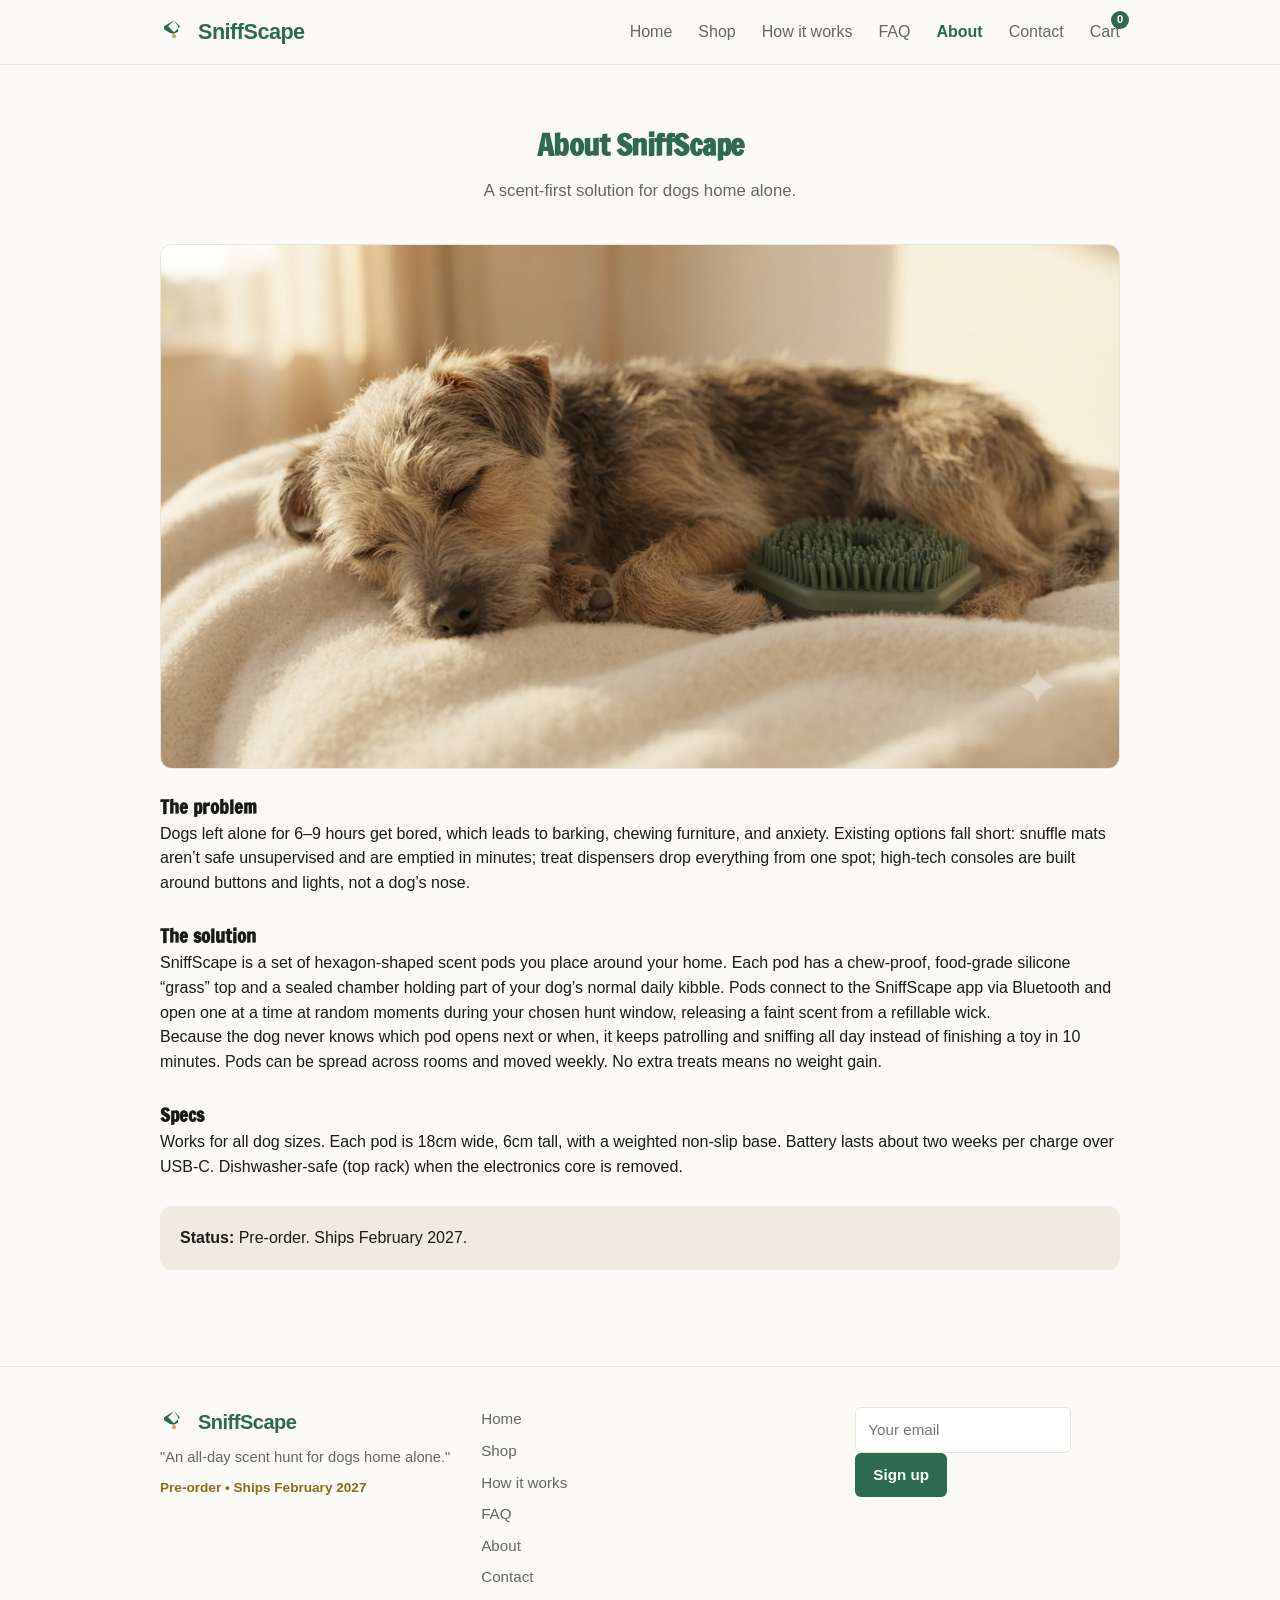
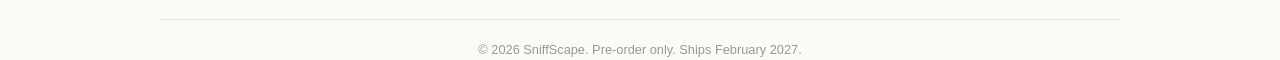
<file: about.html>
<!DOCTYPE html>
<html lang="en">
<head>
<meta charset="UTF-8">
<meta name="viewport" content="width=device-width, initial-scale=1.0">
<title>About — SniffScape</title>
<meta name="description" content="About SniffScape — the scent-first solution for dogs home alone. Learn about our mission, specs, and pre-order details. Ships February 2027.">
<meta property="og:title" content="About SniffScape — Scent-first solution for dogs home alone">
<meta property="og:description" content="Learn about SniffScape. Pre-order ships February 2027.">
<meta property="og:image" content="images/og-image.png">
<meta property="og:type" content="website">
<link rel="icon" type="image/svg+xml" href="favicon.svg">
<link rel="stylesheet" href="css/styles.css">
<link rel="preconnect" href="https://fonts.googleapis.com">
<link rel="preconnect" href="https://fonts.gstatic.com" crossorigin>
<link href="https://fonts.googleapis.com/css2?family=Francois+One&display=swap" rel="stylesheet">
</head>
<body>
<header class="site-header">
  <div class="container header-inner">
    <a href="index.html" class="logo">
      <svg viewBox="0 0 24 24" aria-hidden="true" focusable="false">
        <path d="M12 2L3.5 7v2.6l5 3.2L12 13.5l3.5-1.9V7L12 2zm0 10.2L7 7.1V7L12 2l5 5.1v0.1L12 12.2z" fill="#2d6a4f"/>
        <circle cx="12" cy="15.6" r="1.8" fill="#d8a761"/>
      </svg>
      SniffScape
    </a>
    <nav class="desktop-nav" aria-label="Main navigation">
      <a href="index.html" class="nav-link">Home</a>
      <a href="product.html" class="nav-link">Shop</a>
      <a href="index.html#how-it-works" class="nav-link">How it works</a>
      <a href="faq.html" class="nav-link">FAQ</a>
      <a href="about.html" class="nav-link">About</a>
      <a href="contact.html" class="nav-link">Contact</a>
      <a href="cart.html" class="nav-link nav-cart" aria-label="Cart">Cart <span class="cart-badge">0</span></a>
    </nav>
    <button class="hamburger" aria-label="Open menu" aria-expanded="false">&#9776;</button>
  </div>
  <nav class="mobile-nav" aria-label="Mobile navigation">
    <button class="mobile-close" aria-label="Close menu">&times;</button>
    <a href="index.html" class="nav-link">Home</a>
    <a href="product.html" class="nav-link">Shop</a>
    <a href="index.html#how-it-works" class="nav-link">How it works</a>
    <a href="faq.html" class="nav-link">FAQ</a>
    <a href="about.html" class="nav-link">About</a>
    <a href="contact.html" class="nav-link">Contact</a>
    <div class="mobile-cart-wrap" style="margin-top:14px;padding-top:14px;border-top:1px solid #e8e5da;">
      Cart <span class="mobile-cart-count">0</span>
    </div>
  </nav>
</header>

<main>
<section class="about">
  <div class="container">
    <div class="section-head">
      <h2>About SniffScape</h2>
      <p>A scent-first solution for dogs home alone.</p>
    </div>
    <img src="images/about.png" alt="SniffScape pods and dog" width="1408" height="768" loading="lazy" style="max-width:100%;height:auto;border-radius:var(--radius);margin-bottom:24px;border:1px solid var(--line);">
    <div style="display:flex;flex-direction:column;gap:26px;">
      <div>
        <h3>The problem</h3>
        <p>Dogs left alone for 6&ndash;9 hours get bored, which leads to barking, chewing furniture, and anxiety. Existing options fall short: snuffle mats aren&rsquo;t safe unsupervised and are emptied in minutes; treat dispensers drop everything from one spot; high-tech consoles are built around buttons and lights, not a dog&rsquo;s nose.</p>
      </div>
      <div>
        <h3>The solution</h3>
        <p>SniffScape is a set of hexagon-shaped scent pods you place around your home. Each pod has a chew-proof, food-grade silicone &ldquo;grass&rdquo; top and a sealed chamber holding part of your dog&rsquo;s normal daily kibble. Pods connect to the SniffScape app via Bluetooth and open one at a time at random moments during your chosen hunt window, releasing a faint scent from a refillable wick.</p>
        <p>Because the dog never knows which pod opens next or when, it keeps patrolling and sniffing all day instead of finishing a toy in 10 minutes. Pods can be spread across rooms and moved weekly. No extra treats means no weight gain.</p>
      </div>
      <div>
        <h3>Specs</h3>
        <p>Works for all dog sizes. Each pod is 18cm wide, 6cm tall, with a weighted non-slip base. Battery lasts about two weeks per charge over USB-C. Dishwasher-safe (top rack) when the electronics core is removed.</p>
      </div>
      <div style="background:#f0ebe0;padding:20px;border-radius:var(--radius);">
        <p><strong>Status:</strong> Pre-order. Ships February 2027.</p>
      </div>
    </div>
  </div>
</section>
</main>

<footer class="site-footer">
  <div class="container">
    <div class="footer-inner">
      <div class="footer-brand">
        <a href="index.html" class="logo" style="color:var(--brand);">
          <svg viewBox="0 0 24 24" aria-hidden="true" focusable="false">
            <path d="M12 2L3.5 7v2.6l5 3.2L12 13.5l3.5-1.9V7L12 2zm0 10.2L7 7.1V7L12 2l5 5.1v0.1L12 12.2z" fill="#2d6a4f"/>
            <circle cx="12" cy="15.6" r="1.8" fill="#d8a761"/>
          </svg>
          SniffScape
        </a>
        <p>"An all-day scent hunt for dogs home alone."</p>
        <span class="footer-status">Pre-order &#8226; Ships February 2027</span>
      </div>
      <nav class="footer-nav" aria-label="Footer navigation">
        <a href="index.html">Home</a>
        <a href="product.html">Shop</a>
        <a href="index.html#how-it-works">How it works</a>
        <a href="faq.html">FAQ</a>
        <a href="about.html">About</a>
        <a href="contact.html">Contact</a>
      </nav>
      <div class="newsletter">
        <form id="newsletter-form">
          <input type="email" placeholder="Your email" required aria-label="Email address">
          <button type="submit">Sign up</button>
        </form>
        <p id="newsletter-msg" class="newsletter-msg"></p>
      </div>
    </div>
    <p class="footer-copy">&copy; 2026 SniffScape. Pre-order only. Ships February 2027.</p>
  </div>
</footer>

<script src="js/main.js"></script>
</body>
</html>
</file>
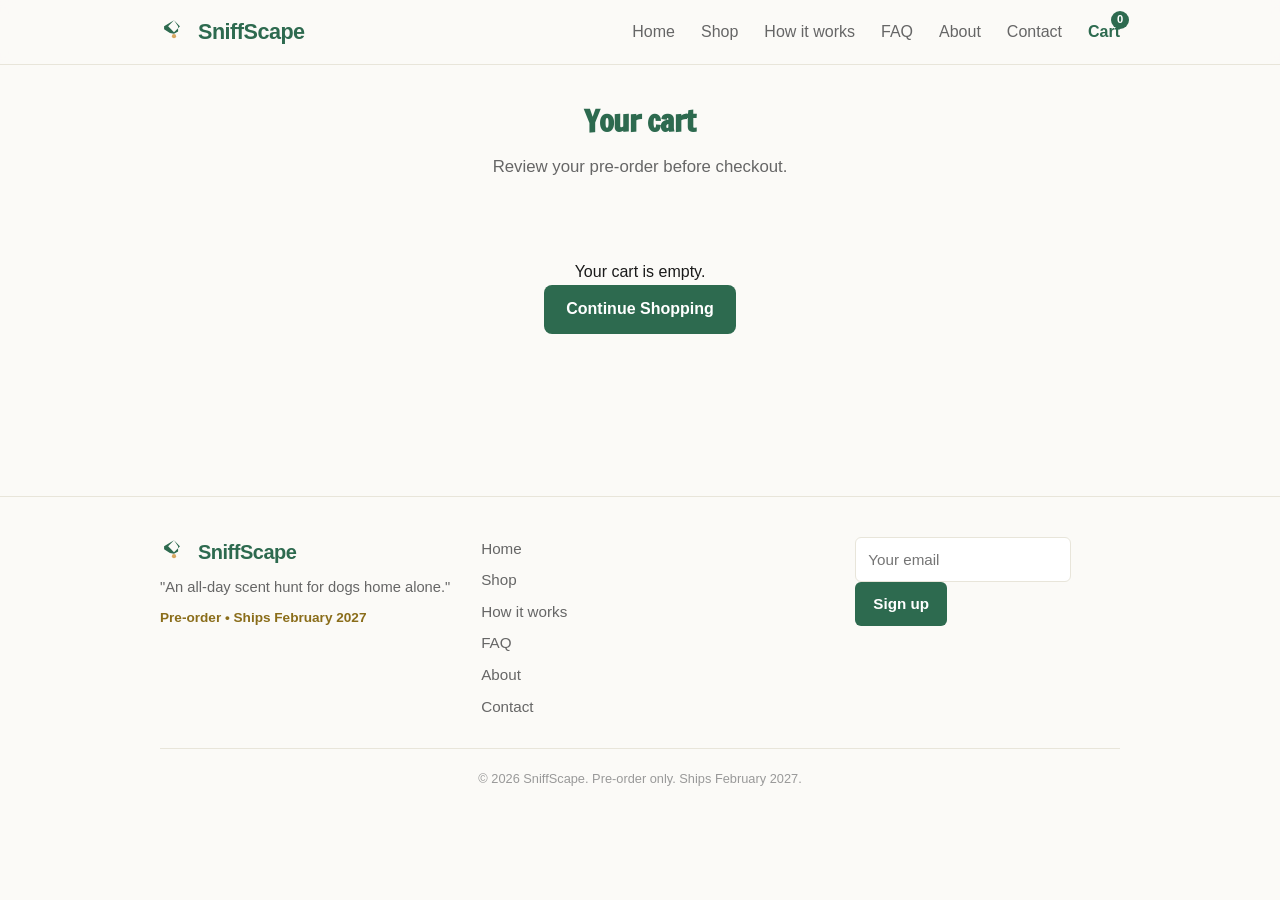
<file: cart.html>
<!DOCTYPE html>
<html lang="en">
<head>
<meta charset="UTF-8">
<meta name="viewport" content="width=device-width, initial-scale=1.0">
<title>Your cart — SniffScape</title>
<meta name="description" content="Review your SniffScape pre-order cart. Manage items, apply coupons, and checkout. Ships February 2027.">
<meta property="og:title" content="Your Cart — SniffScape">
<meta property="og:description" content="Review your SniffScape pre-order. Ships February 2027.">
<meta property="og:image" content="images/og-image.png">
<meta property="og:type" content="website">
<link rel="icon" type="image/svg+xml" href="favicon.svg">
<link rel="stylesheet" href="css/styles.css">
<link rel="preconnect" href="https://fonts.googleapis.com">
<link rel="preconnect" href="https://fonts.gstatic.com" crossorigin>
<link href="https://fonts.googleapis.com/css2?family=Francois+One&display=swap" rel="stylesheet">
</head>
<body>
<header class="site-header">
  <div class="container header-inner">
    <a href="index.html" class="logo">
      <svg viewBox="0 0 24 24" aria-hidden="true" focusable="false">
        <path d="M12 2L3.5 7v2.6l5 3.2L12 13.5l3.5-1.9V7L12 2zm0 10.2L7 7.1V7L12 2l5 5.1v0.1L12 12.2z" fill="#2d6a4f"/>
        <circle cx="12" cy="15.6" r="1.8" fill="#d8a761"/>
      </svg>
      SniffScape
    </a>
    <nav class="desktop-nav" aria-label="Main navigation">
      <a href="index.html" class="nav-link">Home</a>
      <a href="product.html" class="nav-link">Shop</a>
      <a href="index.html#how-it-works" class="nav-link">How it works</a>
      <a href="faq.html" class="nav-link">FAQ</a>
      <a href="about.html" class="nav-link">About</a>
      <a href="contact.html" class="nav-link">Contact</a>
      <a href="cart.html" class="nav-link nav-cart" aria-label="Cart">Cart <span class="cart-badge">0</span></a>
    </nav>
    <button class="hamburger" aria-label="Open menu" aria-expanded="false">&#9776;</button>
  </div>
  <nav class="mobile-nav" aria-label="Mobile navigation">
    <button class="mobile-close" aria-label="Close menu">&times;</button>
    <a href="index.html" class="nav-link">Home</a>
    <a href="product.html" class="nav-link">Shop</a>
    <a href="index.html#how-it-works" class="nav-link">How it works</a>
    <a href="faq.html" class="nav-link">FAQ</a>
    <a href="about.html" class="nav-link">About</a>
    <a href="contact.html" class="nav-link">Contact</a>
    <div class="mobile-cart-wrap" style="margin-top:14px;padding-top:14px;border-top:1px solid #e8e5da;">
      Cart <span class="mobile-cart-count">0</span>
    </div>
  </nav>
</header>

<main>
<section class="cart">
  <div class="container">
    <div class="section-head" id="cart-section-head">
      <h2>Your cart</h2>
      <p>Review your pre-order before checkout.</p>
    </div>
    <div class="cart-empty" id="cart-empty" style="display:none;">
      <p>Your cart is empty.</p>
      <a href="product.html" class="btn btn-primary">Continue Shopping</a>
    </div>
    <div class="cart-grid">
      <div class="cart-items-list" id="cart-items-list"></div>
      <div class="cart-summary" id="cart-summary">
        <h3>Order Summary</h3>
        <div class="coupon-box">
          <input type="text" id="coupon-input" placeholder="Coupon code" aria-label="Coupon code">
          <button id="coupon-apply">Apply</button>
        </div>
        <p id="coupon-msg" class="coupon-msg"></p>
        <div><span>Subtotal</span><span id="cart-subtotal">$0.00</span></div>
        <div><span>Discount</span><span id="cart-discount">$0.00</span></div>
        <div><span>Shipping</span><span id="cart-shipping">$0.00</span></div>
        <div class="cart-total-row"><span>Total</span><span id="cart-total">$0.00</span></div>
        <p class="form-note">Pre-order ships February 2027.</p>
        <button id="btn-checkout" class="btn btn-primary btn-block">Checkout</button>
        <p id="checkout-msg" class="form-msg" style="min-height:1.3em;"></p>
      </div>
    </div>
    <div id="order-confirmation" class="order-confirmation" style="display:none; margin-top:32px;">
      <div class="confirmation-header">
        <svg class="confirmation-icon" viewBox="0 0 24 24" aria-hidden="true"><path fill="var(--success)" d="M12 2C6.48 2 2 6.48 2 12s4.48 10 10 10 10-4.48 10-10S17.52 2 12 2zm-2 15l-5-5 1.41-1.41L10 14.17l7.59-7.59L19 8l-9 9z"/></svg>
        <h3>Thanks for your pre-order!</h3>
      </div>
      <div class="confirmation-details">
        <div class="confirmation-row"><span class="confirmation-label">Order ID</span><span id="confirm-order-id" class="confirmation-value"></span></div>
        <div class="confirmation-row"><span class="confirmation-label">Customer</span><span id="confirm-customer" class="confirmation-value"></span></div>
        <div class="confirmation-row"><span class="confirmation-label">Items</span><span id="confirm-items" class="confirmation-value"></span></div>
        <div class="confirmation-row"><span class="confirmation-label">Total</span><span id="confirm-total" class="confirmation-value"></span></div>
        <div class="confirmation-row"><span class="confirmation-label">Ships</span><span class="confirmation-value">February 2027</span></div>
      </div>
      <a href="index.html" class="btn btn-primary btn-block">Back to home</a>
    </div>
    <div id="checkout-form-section" style="display:none; margin-top:32px;">
      <h3>Shipping Details</h3>
      <form id="checkout-form" class="form-grid" novalidate>
        <div class="form-group">
          <label for="checkout-name">Full Name</label>
          <input type="text" id="checkout-name" name="name" required aria-required="true">
        </div>
        <div class="form-group">
          <label for="checkout-email">Email</label>
          <input type="email" id="checkout-email" name="email" required aria-required="true">
        </div>
        <div class="form-group">
          <label for="checkout-address">Delivery Address</label>
          <textarea id="checkout-address" name="address" rows="3" required aria-required="true" placeholder="Street, City, State, ZIP"></textarea>
        </div>
        <button type="submit" class="btn btn-primary btn-block" id="btn-place-order">Place Order</button>
        <button type="button" class="btn btn-outline btn-block" id="btn-cancel-checkout" style="margin-top:8px;">Cancel</button>
        <p id="checkout-form-msg" class="form-msg" style="min-height:1.3em;"></p>
      </form>
    </div>
    <p id="checkout-success-msg" class="form-msg" style="min-height:1.3em; display:none;"></p>
  </div>
</section>
</main>

<footer class="site-footer">
  <div class="container">
    <div class="footer-inner">
      <div class="footer-brand">
        <a href="index.html" class="logo" style="color:var(--brand);">
          <svg viewBox="0 0 24 24" aria-hidden="true" focusable="false">
            <path d="M12 2L3.5 7v2.6l5 3.2L12 13.5l3.5-1.9V7L12 2zm0 10.2L7 7.1V7L12 2l5 5.1v0.1L12 12.2z" fill="#2d6a4f"/>
            <circle cx="12" cy="15.6" r="1.8" fill="#d8a761"/>
          </svg>
          SniffScape
        </a>
        <p>"An all-day scent hunt for dogs home alone."</p>
        <span class="footer-status">Pre-order &#8226; Ships February 2027</span>
      </div>
      <nav class="footer-nav" aria-label="Footer navigation">
        <a href="index.html">Home</a>
        <a href="product.html">Shop</a>
        <a href="index.html#how-it-works">How it works</a>
        <a href="faq.html">FAQ</a>
        <a href="about.html">About</a>
        <a href="contact.html">Contact</a>
      </nav>
      <div class="newsletter">
        <form id="newsletter-form">
          <input type="email" placeholder="Your email" required aria-label="Email address">
          <button type="submit">Sign up</button>
        </form>
        <p id="newsletter-msg" class="newsletter-msg"></p>
      </div>
    </div>
    <p class="footer-copy">&copy; 2026 SniffScape. Pre-order only. Ships February 2027.</p>
  </div>
</footer>

<script src="js/main.js"></script>
<script>
const couponInput = document.getElementById('coupon-input');
const couponBtn = document.getElementById('coupon-apply');
const couponMsg = document.getElementById('coupon-msg');

const btnCheckout = document.getElementById('btn-checkout');
const checkoutFormSection = document.getElementById('checkout-form-section');
const checkoutForm = document.getElementById('checkout-form');
const btnCancelCheckout = document.getElementById('btn-cancel-checkout');
const btnPlaceOrder = document.getElementById('btn-place-order');
const checkoutFormMsg = document.getElementById('checkout-form-msg');
const checkoutSuccessMsg = document.getElementById('checkout-success-msg');
const orderConfirmation = document.getElementById('order-confirmation');
const confirmOrderId = document.getElementById('confirm-order-id');
const confirmCustomer = document.getElementById('confirm-customer');
const confirmItems = document.getElementById('confirm-items');
const confirmTotal = document.getElementById('confirm-total');
const cartItemsList = document.getElementById('cart-items-list');
const cartSummary = document.getElementById('cart-summary');
const cartSectionHead = document.getElementById('cart-section-head');

if (orderConfirmation) orderConfirmation.style.display = 'none';
if (checkoutSuccessMsg) checkoutSuccessMsg.style.display = 'none';

renderCartPage();

if (btnCheckout) {
  btnCheckout.addEventListener('click', () => {
    if (window.sniffCart.count() === 0) return;
    btnCheckout.style.display = 'none';
    checkoutFormSection.style.display = 'block';
    if (checkoutSuccessMsg) { checkoutSuccessMsg.style.display = 'none'; checkoutSuccessMsg.textContent = ''; }
  });
}
if (btnCancelCheckout) {
  btnCancelCheckout.addEventListener('click', () => {
    checkoutFormSection.style.display = 'none';
    btnCheckout.style.display = 'block';
    if (checkoutFormMsg) { checkoutFormMsg.textContent = ''; checkoutFormMsg.className = 'form-msg'; }
    checkoutForm.reset();
  });
}
if (checkoutForm) {
  checkoutForm.addEventListener('submit', async (e) => {
    e.preventDefault();
    const name = checkoutForm.elements['name'].value.trim();
    const email = checkoutForm.elements['email'].value.trim();
    const address = checkoutForm.elements['address'].value.trim();
    if (!name || !email || !address) {
      checkoutFormMsg.textContent = 'Please fill in all fields.';
      checkoutFormMsg.className = 'form-msg error';
      return;
    }
    if (!email.includes('@')) {
      checkoutFormMsg.textContent = 'Please enter a valid email.';
      checkoutFormMsg.className = 'form-msg error';
      return;
    }
    btnPlaceOrder.disabled = true;
    btnPlaceOrder.textContent = 'Placing Order...';
    checkoutFormMsg.textContent = '';
    checkoutFormMsg.className = 'form-msg';
    const cart = window.sniffCart.get();
    const total = document.getElementById('cart-total').textContent;
    try {
      const res = await fetch('/api/order', {
        method: 'POST',
        headers: { 'Content-Type': 'application/json' },
        body: JSON.stringify({
          items: cart.map(i => ({ id: i.id, name: i.name, price: i.price, qty: i.qty, meta: i.meta })),
          total: total.replace('$', ''),
          email,
          name,
          address
        })
      });
      const data = await res.json();
      if (data.success) {
        checkoutFormSection.style.display = 'none';
        btnCheckout.style.display = 'none';
        cartItemsList.style.display = 'none';
        cartSummary.style.display = 'none';
        if (cartSectionHead) cartSectionHead.style.display = 'none';
        if (orderConfirmation) {
          confirmOrderId.textContent = data.orderId;
          confirmCustomer.textContent = name;
          const cart = window.sniffCart.get();
          confirmItems.textContent = cart.map(i => i.name + (i.qty > 1 ? ' x' + i.qty : '')).join(', ');
          confirmTotal.textContent = total;
          orderConfirmation.style.display = 'block';
        }
        window.sniffCart.clear();
        updateBadge();
      } else {
        checkoutFormMsg.textContent = 'Order failed: ' + (data.error || 'Unknown error');
        checkoutFormMsg.className = 'form-msg error';
      }
    } catch (err) {
      checkoutFormMsg.textContent = 'Order failed: ' + err.message;
      checkoutFormMsg.className = 'form-msg error';
    } finally {
      btnPlaceOrder.disabled = false;
      btnPlaceOrder.textContent = 'Place Order';
    }
  });
}
if (couponBtn) {
  couponBtn.addEventListener('click', () => {
    applyCoupon(couponInput.value);
    renderCartPage();
  });
}
</script>
</body>
</html>
</file>
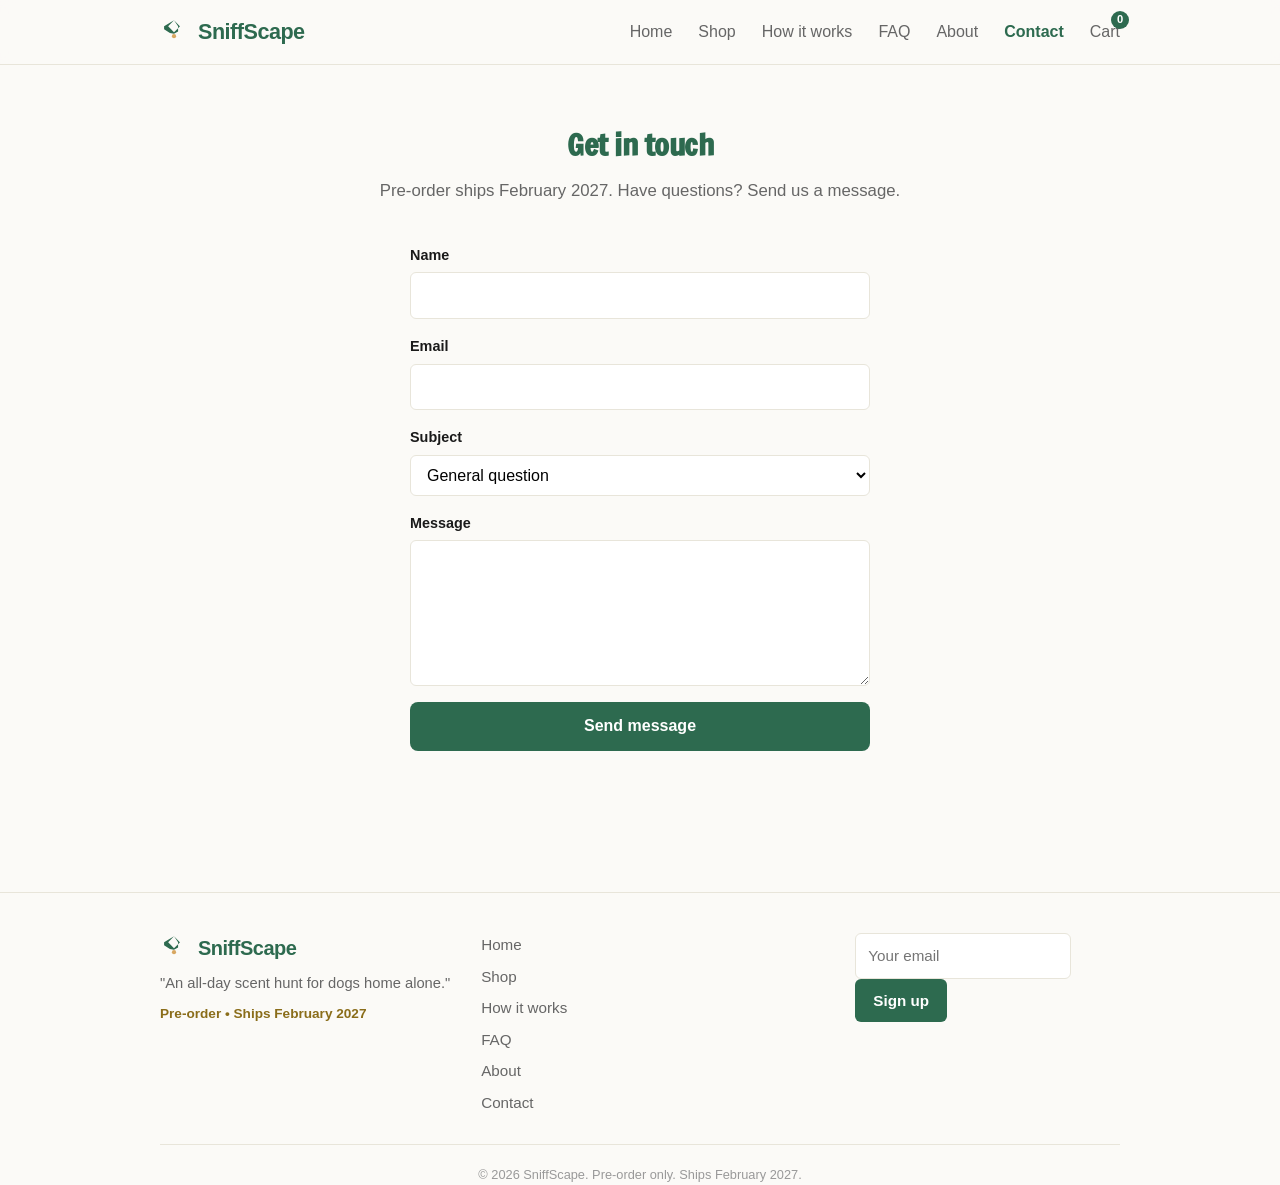
<file: contact.html>
<!DOCTYPE html>
<html lang="en">
<head>
<meta charset="UTF-8">
<meta name="viewport" content="width=device-width, initial-scale=1.0">
<title>Contact — SniffScape</title>
<meta name="description" content="Contact SniffScape for questions about pre-orders, wholesale, or general inquiries. Pre-order ships February 2027.">
<meta property="og:title" content="Contact — SniffScape">
<meta property="og:description" content="Get in touch with SniffScape. Pre-order ships February 2027.">
<meta property="og:image" content="images/og-image.png">
<meta property="og:type" content="website">
<link rel="icon" type="image/svg+xml" href="favicon.svg">
<link rel="stylesheet" href="css/styles.css">
<link rel="preconnect" href="https://fonts.googleapis.com">
<link rel="preconnect" href="https://fonts.gstatic.com" crossorigin>
<link href="https://fonts.googleapis.com/css2?family=Francois+One&display=swap" rel="stylesheet">
</head>
<body>
<header class="site-header">
  <div class="container header-inner">
    <a href="index.html" class="logo">
      <svg viewBox="0 0 24 24" aria-hidden="true" focusable="false">
        <path d="M12 2L3.5 7v2.6l5 3.2L12 13.5l3.5-1.9V7L12 2zm0 10.2L7 7.1V7L12 2l5 5.1v0.1L12 12.2z" fill="#2d6a4f"/>
        <circle cx="12" cy="15.6" r="1.8" fill="#d8a761"/>
      </svg>
      SniffScape
    </a>
    <nav class="desktop-nav" aria-label="Main navigation">
      <a href="index.html" class="nav-link">Home</a>
      <a href="product.html" class="nav-link">Shop</a>
      <a href="index.html#how-it-works" class="nav-link">How it works</a>
      <a href="faq.html" class="nav-link">FAQ</a>
      <a href="about.html" class="nav-link">About</a>
      <a href="contact.html" class="nav-link">Contact</a>
      <a href="cart.html" class="nav-link nav-cart" aria-label="Cart">Cart <span class="cart-badge">0</span></a>
    </nav>
    <button class="hamburger" aria-label="Open menu" aria-expanded="false">&#9776;</button>
  </div>
  <nav class="mobile-nav" aria-label="Mobile navigation">
    <button class="mobile-close" aria-label="Close menu">&times;</button>
    <a href="index.html" class="nav-link">Home</a>
    <a href="product.html" class="nav-link">Shop</a>
    <a href="index.html#how-it-works" class="nav-link">How it works</a>
    <a href="faq.html" class="nav-link">FAQ</a>
    <a href="about.html" class="nav-link">About</a>
    <a href="contact.html" class="nav-link">Contact</a>
    <div class="mobile-cart-wrap" style="margin-top:14px;padding-top:14px;border-top:1px solid #e8e5da;">
      Cart <span class="mobile-cart-count">0</span>
    </div>
  </nav>
</header>

<main>
<section class="contact">
  <div class="container">
    <div class="section-head">
      <h2>Get in touch</h2>
      <p>Pre-order ships February 2027. Have questions? Send us a message.</p>
    </div>
    <form id="contact-form" class="form-grid" novalidate>
      <div class="form-group">
        <label for="contact-name">Name</label>
        <input type="text" id="contact-name" name="name" required aria-required="true">
      </div>
      <div class="form-group">
        <label for="contact-email">Email</label>
        <input type="email" id="contact-email" name="email" required aria-required="true">
      </div>
      <div class="form-group">
        <label for="contact-subject">Subject</label>
        <select id="contact-subject" name="subject">
          <option value="general">General question</option>
          <option value="preorder">Pre-order status</option>
          <option value="wholesale">Wholesale / retail</option>
          <option value="other">Other</option>
        </select>
      </div>
      <div class="form-group">
        <label for="contact-message">Message</label>
        <textarea id="contact-message" name="message" rows="5" required aria-required="true"></textarea>
      </div>
      <button type="submit" class="btn btn-primary btn-block">Send message</button>
      <p id="contact-msg" class="form-msg"></p>
    </form>
  </div>
</section>
</main>

<footer class="site-footer">
  <div class="container">
    <div class="footer-inner">
      <div class="footer-brand">
        <a href="index.html" class="logo" style="color:var(--brand);">
          <svg viewBox="0 0 24 24" aria-hidden="true" focusable="false">
            <path d="M12 2L3.5 7v2.6l5 3.2L12 13.5l3.5-1.9V7L12 2zm0 10.2L7 7.1V7L12 2l5 5.1v0.1L12 12.2z" fill="#2d6a4f"/>
            <circle cx="12" cy="15.6" r="1.8" fill="#d8a761"/>
          </svg>
          SniffScape
        </a>
        <p>"An all-day scent hunt for dogs home alone."</p>
        <span class="footer-status">Pre-order &#8226; Ships February 2027</span>
      </div>
      <nav class="footer-nav" aria-label="Footer navigation">
        <a href="index.html">Home</a>
        <a href="product.html">Shop</a>
        <a href="index.html#how-it-works">How it works</a>
        <a href="faq.html">FAQ</a>
        <a href="about.html">About</a>
        <a href="contact.html">Contact</a>
      </nav>
      <div class="newsletter">
        <form id="newsletter-form">
          <input type="email" placeholder="Your email" required aria-label="Email address">
          <button type="submit">Sign up</button>
        </form>
        <p id="newsletter-msg" class="newsletter-msg"></p>
      </div>
    </div>
    <p class="footer-copy">&copy; 2026 SniffScape. Pre-order only. Ships February 2027.</p>
  </div>
</footer>

<script src="js/main.js"></script>
<script>
const contactForm = document.getElementById('contact-form');
const contactMsg = document.getElementById('contact-msg');
if (contactForm) {
  contactForm.addEventListener('submit', (e) => {
    e.preventDefault();
    const name = contactForm.elements['name'].value.trim();
    const email = contactForm.elements['email'].value.trim();
    const message = contactForm.elements['message'].value.trim();
    if (!name || !email || !message) {
      contactMsg.textContent = 'Please fill in all required fields.';
      contactMsg.className = 'form-msg error';
      return;
    }
    if (!email.includes('@')) {
      contactMsg.textContent = 'Please enter a valid email address.';
      contactMsg.className = 'form-msg error';
      return;
    }
    contactMsg.innerHTML = 'Thanks! Your message has been sent. We&rsquo;ll get back to you soon.';
    contactMsg.className = 'form-msg success';
    contactForm.reset();
  });
}
</script>
</body>
</html>
</file>
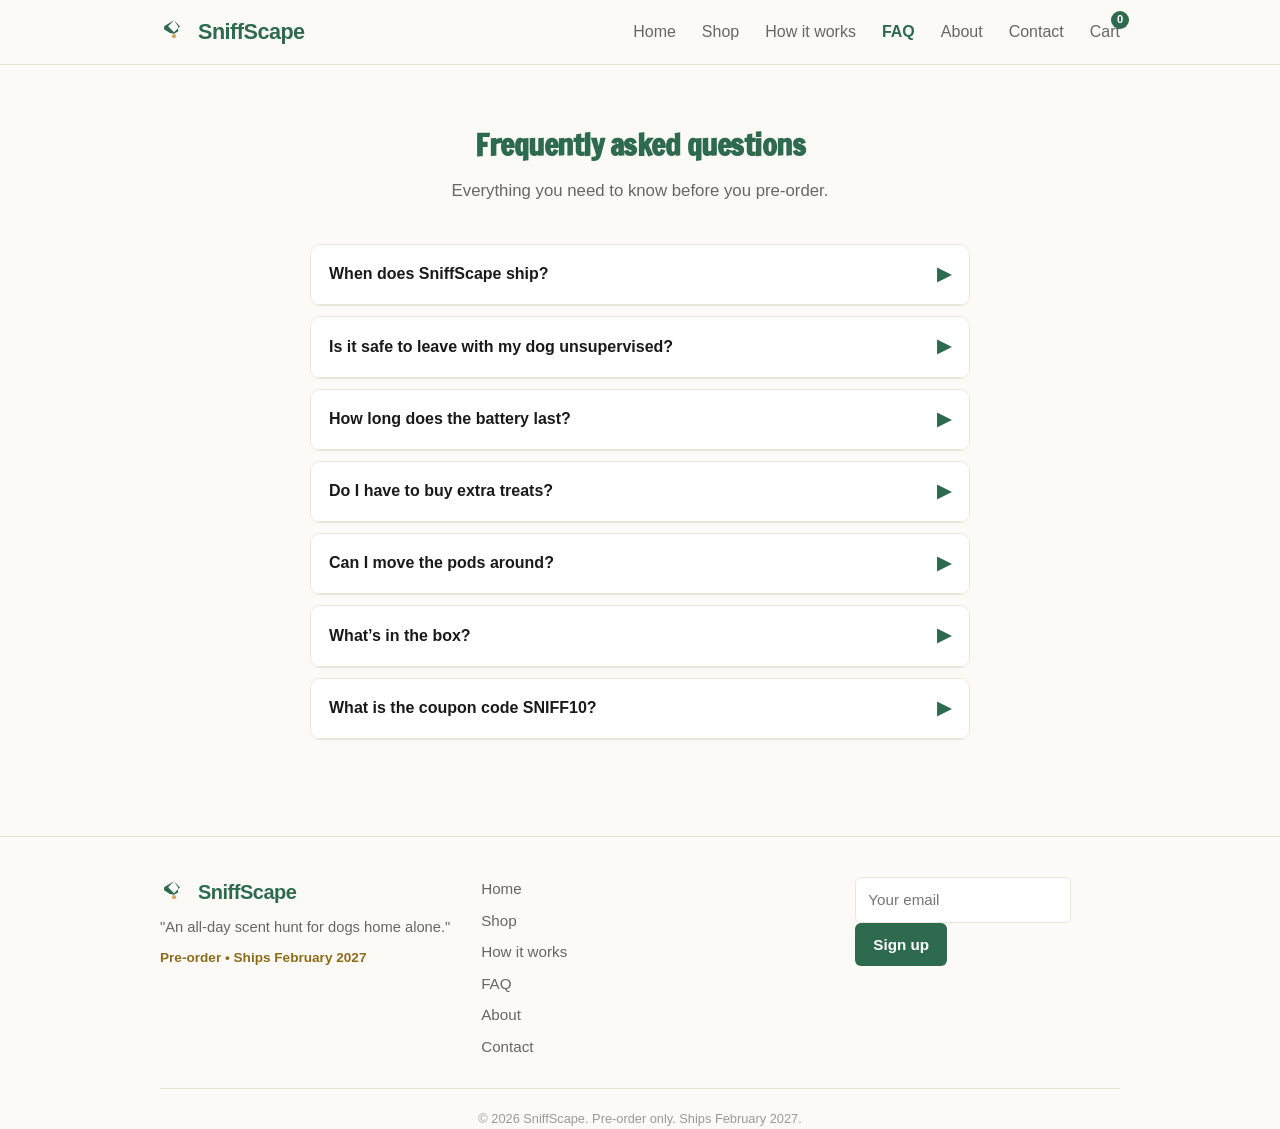
<file: faq.html>
<!DOCTYPE html>
<html lang="en">
<head>
<meta charset="UTF-8">
<meta name="viewport" content="width=device-width, initial-scale=1.0">
<title>FAQ — SniffScape</title>
<meta name="description" content="Frequently asked questions about SniffScape scent pods. Shipping, safety, battery life, and more. Pre-order ships February 2027.">
<meta property="og:title" content="FAQ — SniffScape">
<meta property="og:description" content="Frequently asked questions about SniffScape. Pre-order ships February 2027.">
<meta property="og:image" content="images/og-image.png">
<meta property="og:type" content="website">
<link rel="icon" type="image/svg+xml" href="favicon.svg">
<link rel="stylesheet" href="css/styles.css">
<link rel="preconnect" href="https://fonts.googleapis.com">
<link rel="preconnect" href="https://fonts.gstatic.com" crossorigin>
<link href="https://fonts.googleapis.com/css2?family=Francois+One&display=swap" rel="stylesheet">
</head>
<body>
<header class="site-header">
  <div class="container header-inner">
    <a href="index.html" class="logo">
      <svg viewBox="0 0 24 24" aria-hidden="true" focusable="false">
        <path d="M12 2L3.5 7v2.6l5 3.2L12 13.5l3.5-1.9V7L12 2zm0 10.2L7 7.1V7L12 2l5 5.1v0.1L12 12.2z" fill="#2d6a4f"/>
        <circle cx="12" cy="15.6" r="1.8" fill="#d8a761"/>
      </svg>
      SniffScape
    </a>
    <nav class="desktop-nav" aria-label="Main navigation">
      <a href="index.html" class="nav-link">Home</a>
      <a href="product.html" class="nav-link">Shop</a>
      <a href="index.html#how-it-works" class="nav-link">How it works</a>
      <a href="faq.html" class="nav-link">FAQ</a>
      <a href="about.html" class="nav-link">About</a>
      <a href="contact.html" class="nav-link">Contact</a>
      <a href="cart.html" class="nav-link nav-cart" aria-label="Cart">Cart <span class="cart-badge">0</span></a>
    </nav>
    <button class="hamburger" aria-label="Open menu" aria-expanded="false">&#9776;</button>
  </div>
  <nav class="mobile-nav" aria-label="Mobile navigation">
    <button class="mobile-close" aria-label="Close menu">&times;</button>
    <a href="index.html" class="nav-link">Home</a>
    <a href="product.html" class="nav-link">Shop</a>
    <a href="index.html#how-it-works" class="nav-link">How it works</a>
    <a href="faq.html" class="nav-link">FAQ</a>
    <a href="about.html" class="nav-link">About</a>
    <a href="contact.html" class="nav-link">Contact</a>
    <div class="mobile-cart-wrap" style="margin-top:14px;padding-top:14px;border-top:1px solid #e8e5da;">
      Cart <span class="mobile-cart-count">0</span>
    </div>
  </nav>
</header>

<main>
<section class="faq">
  <div class="container">
    <div class="section-head">
      <h2>Frequently asked questions</h2>
      <p>Everything you need to know before you pre-order.</p>
    </div>
    <div class="faq-list">
      <div class="faq-item">
        <div class="faq-q" aria-expanded="false" aria-controls="faq-a-1">When does SniffScape ship? <span class="faq-toggle">&#9654;</span></div>
        <div class="faq-a" id="faq-a-1" hidden>SniffScape is pre-order only and ships in February 2027. You&rsquo;ll get an email when your order ships.</div>
      </div>
      <div class="faq-item">
        <div class="faq-q" aria-expanded="false" aria-controls="faq-a-2">Is it safe to leave with my dog unsupervised? <span class="faq-toggle">&#9654;</span></div>
        <div class="faq-a" id="faq-a-2" hidden>Yes. The tops are chew-proof, food-grade silicone with no fabric and no small parts. The kibble stays in a sealed chamber until the pod opens.</div>
      </div>
      <div class="faq-item">
        <div class="faq-q" aria-expanded="false" aria-controls="faq-a-3">How long does the battery last? <span class="faq-toggle">&#9654;</span></div>
        <div class="faq-a" id="faq-a-3" hidden>About two weeks per charge. Each pod recharges by USB-C.</div>
      </div>
      <div class="faq-item">
        <div class="faq-q" aria-expanded="false" aria-controls="faq-a-4">Do I have to buy extra treats? <span class="faq-toggle">&#9654;</span></div>
        <div class="faq-a" id="faq-a-4" hidden>No. SniffScape uses your dog&rsquo;s normal daily kibble, so there&rsquo;s no weight gain from extra treats.</div>
      </div>
      <div class="faq-item">
        <div class="faq-q" aria-expanded="false" aria-controls="faq-a-5">Can I move the pods around? <span class="faq-toggle">&#9654;</span></div>
        <div class="faq-a" id="faq-a-5" hidden>Yes. Spread pods across rooms and move them weekly so the hunt stays new. They&rsquo;re dishwasher-safe (top rack) once the electronics core is removed.</div>
      </div>
      <div class="faq-item">
        <div class="faq-q" aria-expanded="false" aria-controls="faq-a-6">What&rsquo;s in the box? <span class="faq-toggle">&#9654;</span></div>
        <div class="faq-a" id="faq-a-6" hidden>The Starter Kit includes 6 scent pods. The Explorer Kit includes 10 scent pods. Expansion packs add 3 pods each. Scent refill packs include 3 wicks (about 3 months) in Citrus Meadow, Roast Chicken, or Peanut Butter.</div>
      </div>
      <div class="faq-item">
        <div class="faq-q" aria-expanded="false" aria-controls="faq-a-7">What is the coupon code SNIFF10? <span class="faq-toggle">&#9654;</span></div>
        <div class="faq-a" id="faq-a-7" hidden>SNIFF10 gives 10% off the subtotal at checkout. Any other code shows "Invalid Code". Free shipping applies on orders of $100 or more.</div>
      </div>
    </div>
  </div>
</section>
</main>

<footer class="site-footer">
  <div class="container">
    <div class="footer-inner">
      <div class="footer-brand">
        <a href="index.html" class="logo" style="color:var(--brand);">
          <svg viewBox="0 0 24 24" aria-hidden="true" focusable="false">
            <path d="M12 2L3.5 7v2.6l5 3.2L12 13.5l3.5-1.9V7L12 2zm0 10.2L7 7.1V7L12 2l5 5.1v0.1L12 12.2z" fill="#2d6a4f"/>
            <circle cx="12" cy="15.6" r="1.8" fill="#d8a761"/>
          </svg>
          SniffScape
        </a>
        <p>"An all-day scent hunt for dogs home alone."</p>
        <span class="footer-status">Pre-order &#8226; Ships February 2027</span>
      </div>
      <nav class="footer-nav" aria-label="Footer navigation">
        <a href="index.html">Home</a>
        <a href="product.html">Shop</a>
        <a href="index.html#how-it-works">How it works</a>
        <a href="faq.html">FAQ</a>
        <a href="about.html">About</a>
        <a href="contact.html">Contact</a>
      </nav>
      <div class="newsletter">
        <form id="newsletter-form">
          <input type="email" placeholder="Your email" required aria-label="Email address">
          <button type="submit">Sign up</button>
        </form>
        <p id="newsletter-msg" class="newsletter-msg"></p>
      </div>
    </div>
    <p class="footer-copy">&copy; 2026 SniffScape. Pre-order only. Ships February 2027.</p>
  </div>
</footer>

<script src="js/main.js"></script>
<script>
document.querySelectorAll('.faq-q').forEach(q => {
  q.addEventListener('click', () => {
    const expanded = q.getAttribute('aria-expanded') === 'true';
    const id = q.getAttribute('aria-controls');
    const ans = document.getElementById(id);
    const toggle = q.querySelector('.faq-toggle');
    // close others
    document.querySelectorAll('.faq-q').forEach(other => {
      other.setAttribute('aria-expanded', 'false');
      const oAns = document.getElementById(other.getAttribute('aria-controls'));
      if (oAns) oAns.hidden = true;
      const oT = other.querySelector('.faq-toggle');
      if (oT) oT.textContent = '&#9654;';
    });
    if (!expanded) {
      q.setAttribute('aria-expanded', 'true');
      ans.hidden = false;
      toggle.textContent = '&#9660;';
    }
  });
});
</script>
</body>
</html>
</file>
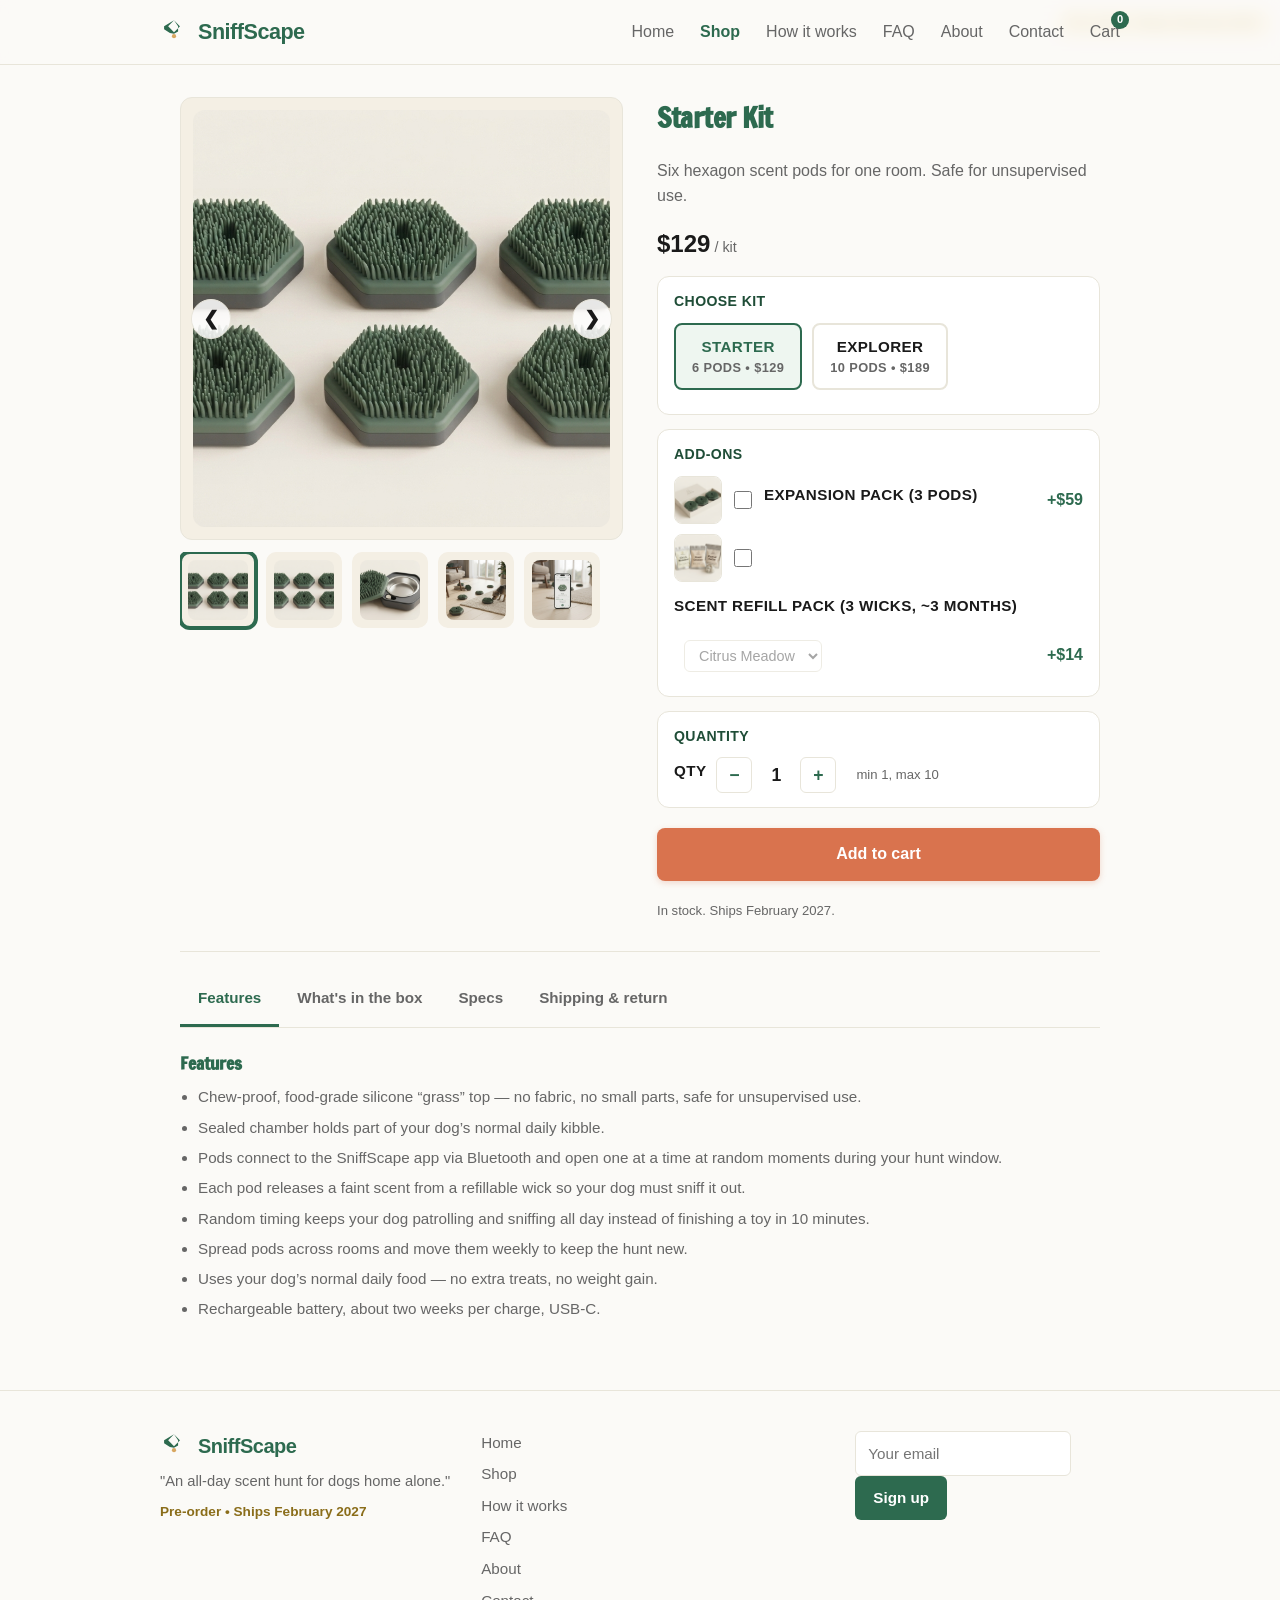
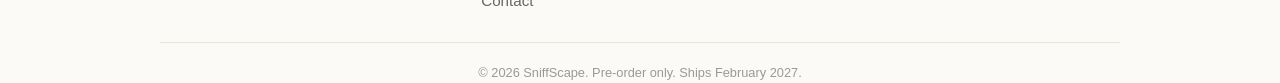
<file: product.html>
<!DOCTYPE html>
<html lang="en">
<head>
<meta charset="UTF-8">
<meta name="viewport" content="width=device-width, initial-scale=1.0">
<title>Starter Kit — SniffScape scent pods</title>
<meta name="description" content="Pre-order SniffScape Starter Kit (6 pods) or Explorer Kit (10 pods). Hexagon scent pods for dogs home alone. Ships February 2027.">
<meta property="og:title" content="SniffScape Starter Kit — Scent pods for dogs home alone">
<meta property="og:description" content="Pre-order SniffScape. 6 or 10 hexagon pods. Ships February 2027.">
<meta property="og:image" content="images/og-image.png">
<meta property="og:type" content="website">
<link rel="icon" type="image/svg+xml" href="favicon.svg">
<link rel="stylesheet" href="css/styles.css">
<link rel="preconnect" href="https://fonts.googleapis.com">
<link rel="preconnect" href="https://fonts.gstatic.com" crossorigin>
<link href="https://fonts.googleapis.com/css2?family=Francois+One&display=swap" rel="stylesheet">
</head>
<body>
<header class="site-header">
  <div class="container header-inner">
    <a href="index.html" class="logo">
      <svg viewBox="0 0 24 24" aria-hidden="true" focusable="false">
        <path d="M12 2L3.5 7v2.6l5 3.2L12 13.5l3.5-1.9V7L12 2zm0 10.2L7 7.1V7L12 2l5 5.1v0.1L12 12.2z" fill="#2d6a4f"/>
        <circle cx="12" cy="15.6" r="1.8" fill="#d8a761"/>
      </svg>
      SniffScape
    </a>
    <nav class="desktop-nav" aria-label="Main navigation">
      <a href="index.html" class="nav-link">Home</a>
      <a href="product.html" class="nav-link">Shop</a>
      <a href="index.html#how-it-works" class="nav-link">How it works</a>
      <a href="faq.html" class="nav-link">FAQ</a>
      <a href="about.html" class="nav-link">About</a>
      <a href="contact.html" class="nav-link">Contact</a>
      <a href="cart.html" class="nav-link nav-cart" aria-label="Cart">Cart <span class="cart-badge">0</span></a>
    </nav>
    <button class="hamburger" aria-label="Open menu" aria-expanded="false">&#9776;</button>
  </div>
  <nav class="mobile-nav" aria-label="Mobile navigation">
    <button class="mobile-close" aria-label="Close menu">&times;</button>
    <a href="index.html" class="nav-link">Home</a>
    <a href="product.html" class="nav-link">Shop</a>
    <a href="index.html#how-it-works" class="nav-link">How it works</a>
    <a href="faq.html" class="nav-link">FAQ</a>
    <a href="about.html" class="nav-link">About</a>
    <a href="contact.html" class="nav-link">Contact</a>
    <div class="mobile-cart-wrap" style="margin-top:14px;padding-top:14px;border-top:1px solid #e8e5da;">
      Cart <span class="mobile-cart-count">0</span>
    </div>
  </nav>
</header>

<main>
<section class="product">
  <div class="container">
    <div class="product-inner">
<div class="product-gallery">
          <div class="product-main" aria-label="Main product image">
            <img id="main-img" src="images/product-main.png" alt="SniffScape Starter Kit scent pod" width="1408" height="768" loading="lazy" style="width:100%;height:100%;object-fit:cover;border-radius:var(--radius);">
            <button class="gallery-arrow prev" aria-label="Previous image">&#10094;</button>
            <button class="gallery-arrow next" aria-label="Next image">&#10095;</button>
          </div>
          <div class="product-thumbs" aria-label="Thumbnail gallery">
            <button class="product-thumb active" data-src="images/product-main.png" data-alt="SniffScape Starter Kit scent pod" aria-label="Image 1, selected" aria-pressed="true">
              <img src="images/product-main.png" alt="SniffScape Starter Kit scent pod" width="1408" height="768" loading="lazy" style="width:100%;height:100%;object-fit:cover;border-radius:8px;">
            </button>
            <button class="product-thumb" data-src="images/product-2.png" data-alt="SniffScape scent pod top view" aria-label="Image 2" aria-pressed="false">
              <img src="images/product-2.png" alt="SniffScape scent pod top view" width="1408" height="768" loading="lazy" style="width:100%;height:100%;object-fit:cover;border-radius:8px;">
            </button>
            <button class="product-thumb" data-src="images/product-3.png" data-alt="SniffScape pod in use" aria-label="Image 3" aria-pressed="false">
              <img src="images/product-3.png" alt="SniffScape pod in use" width="1408" height="768" loading="lazy" style="width:100%;height:100%;object-fit:cover;border-radius:8px;">
            </button>
            <button class="product-thumb" data-src="images/product-4.png" data-alt="SniffScape six pods" aria-label="Image 4" aria-pressed="false">
              <img src="images/product-4.png" alt="SniffScape six pods" width="1408" height="768" loading="lazy" style="width:100%;height:100%;object-fit:cover;border-radius:8px;">
            </button>
            <button class="product-thumb" data-src="images/product-5..png" data-alt="SniffScape pods lifestyle" aria-label="Image 5" aria-pressed="false">
              <img src="images/product-5..png" alt="SniffScape pods lifestyle" width="1408" height="768" loading="lazy" style="width:100%;height:100%;object-fit:cover;border-radius:8px;">
            </button>
          </div>
        </div>

      <div class="product-details">
        <div class="product-badge">Pre-order &#8226; Ships February 2027</div>
        <h1 id="prod-title">Starter Kit</h1>
        <p class="product-short" id="prod-short">Six hexagon scent pods for one room. Safe for unsupervised use.</p>
        <div class="product-price" id="prod-price">$<span id="price-whole">129</span><span class="unit"> / kit</span></div>

        <div class="variant-group">
          <label>Choose kit</label>
          <div class="variant-options" id="variant-options">
            <label class="has-border">
              <input type="radio" name="variant" value="starter" checked>
              <span><span class="v-name">Starter</span><span class="v-price">6 pods &#8226; $129</span></span>
            </label>
            <label>
              <input type="radio" name="variant" value="explorer">
              <span><span class="v-name">Explorer</span><span class="v-price">10 pods &#8226; $189</span></span>
            </label>
          </div>
        </div>

        <div class="addon-group">
          <label>Add-ons</label>
          <div class="addon-row" style="gap:12px;align-items:center;">
            <img src="images/expansion-pack.png" alt="Expansion pack" width="1408" height="768" loading="lazy" style="width:48px;height:48px;border-radius:8px;object-fit:cover;border:1px solid var(--line);">
            <input type="checkbox" id="add-expansion" value="expansion">
            <label for="add-expansion">Expansion pack (3 pods)</label>
            <span class="addon-price">+$59</span>
          </div>
          <div class="addon-row" style="gap:12px;align-items:center;">
            <img src="images/scent-pack.png" alt="Scent refill pack" width="1408" height="768" loading="lazy" style="width:48px;height:48px;border-radius:8px;object-fit:cover;border:1px solid var(--line);">
            <input type="checkbox" id="add-scent" value="scent">
            <label for="add-scent">Scent refill pack (3 wicks, ~3 months)</label>
            <select id="scent-select" class="scent-dropdown" disabled>
              <option value="citrus">Citrus Meadow</option>
              <option value="chicken">Roast Chicken</option>
              <option value="peanut">Peanut Butter</option>
            </select>
            <span class="addon-price">+$14</span>
          </div>
        </div>

        <div class="qty-group">
          <label>Quantity</label>
          <div class="qty-row">
            <label for="prod-qty">Qty</label>
            <button class="qty-btn" id="qty-minus" aria-label="Decrease quantity">&#8722;</button>
            <span class="qty-val" id="prod-qty-val">1</span>
            <button class="qty-btn" id="qty-plus" aria-label="Increase quantity">&#43;</button>
            <span class="form-note" style="margin-left:10px;">min 1, max 10</span>
          </div>
        </div>

        <div class="product-actions">
          <button class="btn btn-primary add-to-cart" id="btn-add-to-cart">Add to cart</button>
        </div>
        <p id="prod-stock" class="form-note" style="margin-top:6px;">In stock. Ships February 2027.</p>
      </div>
    </div>

    <div class="product-tabs">
      <div class="tab-list" role="tablist">
        <button class="tab-btn active" role="tab" aria-selected="true" data-tab="features">Features</button>
        <button class="tab-btn" role="tab" aria-selected="false" data-tab="box">What's in the box</button>
        <button class="tab-btn" role="tab" aria-selected="false" data-tab="specs">Specs</button>
        <button class="tab-btn" role="tab" aria-selected="false" data-tab="shipping">Shipping &amp; return</button>
      </div>
      <div class="tab-panel active" id="tab-features" role="tabpanel">
        <h3>Features</h3>
        <ul>
          <li>Chew-proof, food-grade silicone &ldquo;grass&rdquo; top &mdash; no fabric, no small parts, safe for unsupervised use.</li>
          <li>Sealed chamber holds part of your dog&rsquo;s normal daily kibble.</li>
          <li>Pods connect to the SniffScape app via Bluetooth and open one at a time at random moments during your hunt window.</li>
          <li>Each pod releases a faint scent from a refillable wick so your dog must sniff it out.</li>
          <li>Random timing keeps your dog patrolling and sniffing all day instead of finishing a toy in 10 minutes.</li>
          <li>Spread pods across rooms and move them weekly to keep the hunt new.</li>
          <li>Uses your dog&rsquo;s normal daily food &mdash; no extra treats, no weight gain.</li>
          <li>Rechargeable battery, about two weeks per charge, USB-C.</li>
        </ul>
      </div>
      <div class="tab-panel" id="tab-box" role="tabpanel">
        <h3>What&rsquo;s in the box</h3>
        <ul>
          <li>6 hexagon scent pods (Starter Kit) or 10 pods (Explorer Kit).</li>
          <li>Refillable scent wick in each pod.</li>
          <li>USB-C charging cable.</li>
          <li>Quick-start guide and app setup instructions.</li>
        </ul>
        <p class="form-note">Scent refill packs and expansion packs sold separately.</p>
      </div>
      <div class="tab-panel" id="tab-specs" role="tabpanel">
        <h3>Specs</h3>
        <ul>
          <li>Works for all dog sizes.</li>
          <li>Pod: 18cm wide, 6cm tall, weighted non-slip base.</li>
          <li>Capacity: up to 1/2 cup of kibble per pod.</li>
          <li>Battery: about two weeks per charge, USB-C rechargeable.</li>
          <li>Dishwasher-safe (top rack) when the electronics core is removed.</li>
          <li>Connects to the SniffScape app via Bluetooth.</li>
        </ul>
      </div>
      <div class="tab-panel" id="tab-shipping" role="tabpanel">
        <h3>Shipping &amp; return</h3>
        <ul>
          <li><strong>Shipping:</strong> Free on orders of $100 or more, otherwise $6.99 flat.</li>
          <li><strong>Returns:</strong> 30-day return policy on unused, unopened kits.</li>
          <li><strong>Warranty:</strong> 1-year limited warranty on electronics.</li>
          <li><strong>Ships:</strong> February 2027 (pre-order).</li>
        </ul>
      </div>
    </div>
  </div>
</section>
</main>

<footer class="site-footer">
  <div class="container">
    <div class="footer-inner">
      <div class="footer-brand">
        <a href="index.html" class="logo" style="color:var(--brand);">
          <svg viewBox="0 0 24 24" aria-hidden="true" focusable="false">
            <path d="M12 2L3.5 7v2.6l5 3.2L12 13.5l3.5-1.9V7L12 2zm0 10.2L7 7.1V7L12 2l5 5.1v0.1L12 12.2z" fill="#2d6a4f"/>
            <circle cx="12" cy="15.6" r="1.8" fill="#d8a761"/>
          </svg>
          SniffScape
        </a>
        <p>"An all-day scent hunt for dogs home alone."</p>
        <span class="footer-status">Pre-order &#8226; Ships February 2027</span>
      </div>
      <nav class="footer-nav" aria-label="Footer navigation">
        <a href="index.html">Home</a>
        <a href="product.html">Shop</a>
        <a href="index.html#how-it-works">How it works</a>
        <a href="faq.html">FAQ</a>
        <a href="about.html">About</a>
        <a href="contact.html">Contact</a>
      </nav>
      <div class="newsletter">
        <form id="newsletter-form">
          <input type="email" placeholder="Your email" required aria-label="Email address">
          <button type="submit">Sign up</button>
        </form>
        <p id="newsletter-msg" class="newsletter-msg"></p>
      </div>
    </div>
    <p class="footer-copy">&copy; 2026 SniffScape. Pre-order only. Ships February 2027.</p>
  </div>
</footer>

<div class="toast" id="add-toast" role="status" aria-live="polite">
  <span class="toast-msg">Added to cart</span>
  <a href="cart.html" class="view-cart">View Cart</a>
</div>

<script src="js/main.js"></script>
<script>
(function(){
  const variants = {
    starter: { id: 'starter', name: 'Starter Kit', price: 129, short: 'Six hexagon scent pods for one room. Safe for unsupervised use.', subtitle: '6 pods' },
    explorer: { id: 'explorer', name: 'Explorer Kit', price: 189, short: 'Ten scent pods for multi-room homes. Best spread across the whole home.', subtitle: '10 pods' },
  };
  let state = {
    variant: 'starter',
    qty: 1,
    expansion: false,
    scent: false,
    scentName: 'Citrus Meadow',
  };

  const els = {
    title: document.getElementById('prod-title'),
    short: document.getElementById('prod-short'),
    priceWhole: document.getElementById('price-whole'),
    variantOpts: document.getElementById('variant-options'),
    addExpansion: document.getElementById('add-expansion'),
    addScent: document.getElementById('add-scent'),
    scentSelect: document.getElementById('scent-select'),
    qtyMinus: document.getElementById('qty-minus'),
    qtyPlus: document.getElementById('qty-plus'),
    qtyVal: document.getElementById('prod-qty-val'),
    addBtn: document.getElementById('btn-add-to-cart'),
    toast: document.getElementById('add-toast'),
  };

  const imgs = document.querySelectorAll('.product-main img, .product-main .placeholder-shown');
  const mainImg = document.getElementById('main-img');
  const thumbs = document.querySelectorAll('.product-thumb');
  const prevBtn = document.querySelector('.gallery-arrow.prev');
  const nextBtn = document.querySelector('.gallery-arrow.next');
  let current = 0;

  function render(){
    const v = variants[state.variant];
    els.title.textContent = v.name;
    els.short.textContent = v.short;
    els.priceWhole.textContent = v.price;
    // update variant option visual state
    els.variantOpts.querySelectorAll('label').forEach((lab)=>{
      lab.classList.toggle('has-border', lab.querySelector('input').value === state.variant);
    });
    // quantity buttons
    els.qtyMinus.disabled = state.qty <= 1;
    els.qtyPlus.disabled = state.qty >= 10;
    els.qtyVal.textContent = state.qty;
    // scent dropdown enabled only if scent addon checked
    els.scentSelect.disabled = !state.scent;
    // recompute total line? price shown is unit price only per requirement
  }
  render();

  // Variant
  els.variantOpts.addEventListener('change', (e)=>{
    if(e.target.name === 'variant'){
      state.variant = e.target.value;
      render();
    }
  });

  // Add-ons
  els.addExpansion.addEventListener('change', (e)=>{ state.expansion = e.target.checked; });
  els.addScent.addEventListener('change', (e)=>{
    state.scent = e.target.checked;
    els.scentSelect.disabled = !state.scent;
    render();
  });
  els.scentSelect.addEventListener('change', (e)=>{ state.scentName = e.target.options[e.target.selectedIndex].text; });

  // Quantity
  els.qtyMinus.addEventListener('click', ()=>{ if(state.qty>1){ state.qty--; render(); } });
  els.qtyPlus.addEventListener('click', ()=>{ if(state.qty<10){ state.qty++; render(); } });

  // Gallery
  function showImage(idx){
    current = (idx + thumbs.length) % thumbs.length;
    thumbs.forEach((t, i)=>{
      t.setAttribute('aria-pressed', i === current);
      t.setAttribute('tabindex', i === current ? '0' : '-1');
      t.classList.toggle('active', i === current);
    });
    const src = thumbs[current].dataset.src;
    const alt = thumbs[current].dataset.alt;
    const mainImg = document.getElementById('main-img');
    if(mainImg){
      mainImg.src = src;
      mainImg.alt = alt;
    }
  }
  thumbs.forEach((t, i)=>{
    t.addEventListener('click', ()=>{ current = i; showImage(current); });
    t.addEventListener('keydown', (e)=>{
      if(e.key === 'Enter' || e.key === ' '){ e.preventDefault(); current = i; showImage(current); }
    });
  });
  prevBtn.addEventListener('click', ()=>{ showImage(current - 1); });
  nextBtn.addEventListener('click', ()=>{ showImage(current + 1); });
  document.addEventListener('keydown', (e)=>{
    if(e.key === 'ArrowLeft'){ showImage(current - 1); }
    if(e.key === 'ArrowRight'){ showImage(current + 1); }
  });
  showImage(0);

  // Toast
  function showToast(){
    els.toast.classList.add('show');
    setTimeout(()=>{ els.toast.classList.remove('show'); }, 2000);
  }

    // Add to cart
  els.addBtn.addEventListener('click', ()=>{
    const v = variants[state.variant];
    // add kit
    window.sniffCart.add(v.id, v.name, v.price, state.qty, { variant: v.subtitle });
    // add expansion
    if(state.expansion){ window.sniffCart.add('expansion', 'Expansion Pack', 59, 1, { variant: '3 pods' }); }
    // add scent
    if(state.scent){
      const scentValue = els.scentSelect.value; // citrus, chicken, peanut
      const scentId = 'scent-' + scentValue;
      window.sniffCart.add(scentId, 'Scent Refill Pack', 14, 1, { variant: state.scentName + ' (3 wicks)' });
    }
    // update header badge count
    document.querySelectorAll('.cart-badge').forEach(el=>{ el.textContent = window.sniffCart.count(); });
    document.querySelectorAll('.mobile-cart-count').forEach(el=>{ el.textContent = window.sniffCart.count(); });
    showToast();
  });
})();
</script>
</body>
</html>
</file>
<file: css/styles.css>
@import url('https://fonts.googleapis.com/css2?family=Francois+One&display=swap');

:root {
  --brand: #2d6a4f;
  --brand-dark: #1f4d37;
  --accent: #4a9e7e;
  --bg: #fbfaf7;
  --surface: #ffffff;
  --text: #1a1a1a;
  --muted: #666666;
  --line: #e8e5da;
  --warn: #ffe9b3;
  --warn-text: #8a6d1a;
  --error: #c0392b;
  --success: #2d6a4f;
  --radius: 12px;
  --shadow: 0 10px 30px rgba(0,0,0,0.08);
  --transition: 0.25s ease;
  --max-width: 1000px;
}
* { box-sizing: border-box; margin: 0; padding: 0; }
h1, h2, h3 { font-family: 'Francois One', sans-serif; }
html { scroll-behavior: smooth; }
body {
  font-family: -apple-system, BlinkMacSystemFont, "Segoe UI", Roboto, Helvetica, Arial, sans-serif;
  color: var(--text);
  line-height: 1.55;
  background: var(--bg);
}
a { color: inherit; text-decoration: none; }
button { cursor: pointer; font: inherit; border: none; background: none; }
img { max-width: 100%; display: block; }
.container { max-width: var(--max-width); margin: 0 auto; padding: 0 20px; }
.visually-hidden { position: absolute; width: 1px; height: 1px; padding: 0; margin: -1px; overflow: hidden; clip: rect(0,0,0,0); border: 0; }
:focus-visible { outline: 3px solid var(--brand); outline-offset: 2px; }

.btn {
  display: inline-flex; align-items: center; justify-content: center;
  padding: 12px 22px; border-radius: 8px; font-weight: 600; font-size: 1rem;
  text-align: center;
}
.btn-primary { background: var(--brand); color: #fff; }
.btn-primary:hover { background: var(--brand-dark); }
.btn-outline { background: transparent; color: var(--brand); border: 2px solid var(--brand); }
.btn-outline:hover { background: var(--brand); color: #fff; }
.btn-block { width: 100%; }
.icon-btn { width: 44px; height: 44px; border-radius: 8px; border: 1px solid var(--line); display: grid; place-items: center; color: var(--text); }
.icon-btn:hover { background: #f0ebe0; }

/* Header */
.site-header {
  position: sticky; top: 0; background: rgba(251,250,247,0.85);
  backdrop-filter: blur(8px); border-bottom: 1px solid var(--line); z-index: 100;
}
.header-inner { display: flex; align-items: center; justify-content: space-between; height: 64px; }
.logo { display: flex; align-items: center; gap: 10px; font-weight: 800; font-size: 1.35rem; color: var(--brand); letter-spacing: -0.5px; }
.logo svg { width: 28px; height: 28px; }
.desktop-nav { display: none; gap: 26px; align-items: center; }
.desktop-nav a { font-weight: 500; font-size: 0.95rem; color: var(--muted); }
.desktop-nav a:hover { color: var(--brand); }
.nav-cart { position: relative; display: flex; align-items: center; gap: 8px; font-weight: 600; font-size: 0.95rem; color: var(--brand); }
.cart-badge {
  position: absolute; top: -9px; right: -9px; background: var(--brand); color: #fff;
  font-size: 0.7rem; font-weight: 700; width: 18px; height: 18px; border-radius: 50%;
  display: flex; align-items: center; justify-content: center;
}
.hamburger { display: flex; font-size: 1.5rem; color: var(--brand); }
.mobile-nav { position: fixed; inset: 0; background: #fff; z-index: 900; transform: translateX(100%); transition: transform var(--transition); padding: 72px 20px 40px; display: flex; flex-direction: column; gap: 0; box-shadow: 4px 0 20px rgba(0,0,0,0.1); }
.mobile-nav.open { transform: translateX(0); }
.mobile-nav a { padding: 14px 0; font-size: 1.1rem; font-weight: 500; color: var(--muted); border-bottom: 1px solid var(--line); }
.mobile-nav a:hover { color: var(--brand); }
.mobile-nav .cart-badge-wrap { margin-top: 10px; font-size: 1rem; font-weight: 600; color: var(--brand); }
.mobile-close { position: absolute; top: 18px; right: 18px; font-size: 1.5rem; color: var(--muted); }

/* Buttons page-aware state on nav links */
.nav-link.active { color: var(--brand); font-weight: 600; }

/* Section base */
section { padding: 56px 20px; }
.section-head { text-align: center; margin-bottom: 40px; }
.section-head h2 { font-size: 1.9rem; color: var(--brand); margin-bottom: 10px; letter-spacing: -0.5px; }
.section-head p { color: var(--muted); font-size: 1.05rem; }

/* Status chip */
.status-chip {
  display: inline-flex; align-items: center; gap: 6px;
  background: var(--warn); color: var(--warn-text);
  font-size: 0.78rem; font-weight: 700; padding: 4px 12px; border-radius: 12px;
  margin-bottom: 12px;
}

/* Hero */
.hero { padding: 64px 20px 20px; text-align: center; }
.hero h1 { font-size: clamp(2rem, 5vw, 3rem); line-height: 1.12; margin-bottom: 14px; letter-spacing: -1px; color: var(--brand); }
.hero .tagline { font-size: 1.2rem; font-style: italic; color: var(--brand-dark); font-weight: 600; margin-bottom: 12px; }
.hero p { color: var(--muted); font-size: 1.05rem; margin-bottom: 24px; max-width: 620px; margin-left: auto; margin-right: auto; }
.hero-actions { display: flex; gap: 12px; justify-content: center; flex-wrap: wrap; }
.image-placeholder {
  aspect-ratio: 1; border-radius: var(--radius);
  background: linear-gradient(135deg, #d4e4d7 0%, #e8f0e9 100%);
  border: 2px dashed var(--line); color: var(--muted);
  font-size: 0.85rem; font-weight: 600; display: grid; place-items: center;
  text-align: center; padding: 12px; user-select: none;
}

/* Problem */
.problem-grid { display: grid; grid-template-columns: repeat(auto-fit, minmax(240px, 1fr)); gap: 20px; }
.problem-card { background: var(--surface); padding: 26px; border-radius: var(--radius); border: 1px solid var(--line); }
.problem-card h3 { margin-bottom: 10px; color: var(--brand); font-size: 1.05rem; }
.problem-card p { color: var(--muted); font-size: 0.95rem; }

/* Hunt demo */
.hunt-demo { background: var(--surface); border: 1px solid var(--line); border-radius: 16px; padding: 24px; max-width: 700px; margin: 0 auto; text-align: center; }
.floor-plan { position: relative; width: 100%; max-width: 460px; height: 320px; margin: 0 auto 18px; border: 3px solid var(--brand); border-radius: 14px; background: #f4efe4; overflow: hidden; }
.floor-label { position: absolute; font-size: 0.72rem; font-weight: 700; color: var(--brand-dark); text-transform: uppercase; letter-spacing: 0.6px; white-space: nowrap; }
.floor-living { top: 10px; left: 8%; }
.floor-kitchen { top: 10px; right: 8%; }
.floor-bedroom { bottom: 14px; left: 50%; transform: translateX(-50%); }
.pod { position: absolute; width: 44px; height: 44px; border-radius: 50%; background: #d4e4d7; border: 3px solid var(--brand); cursor: pointer; transition: transform 0.2s; display: grid; place-items: center; font-size: 12px; font-weight: 700; color: var(--brand-dark); user-select: none; }
.pod:hover { transform: scale(1.12); }
.pod.opens { animation: pulse-open 1.6s infinite; }
@keyframes pulse-open { 0%,100%{box-shadow:0 0 0 0 rgba(45,106,79,0.4);} 50%{box-shadow:0 0 0 10px rgba(45,106,79,0.15);} }
.pod.found { background: #ffd6a5; border-color: #e89c3c; animation: none; }
.dog { position: absolute; width: 26px; height: 26px; border-radius: 50%; background: #d8a761; border: 2px solid #8b5e3c; display: grid; place-items: center; font-size: 12px; font-weight: 800; color: #5c3a1b; transition: all 0.5s cubic-bezier(0.4,0,0.2,1); pointer-events: none; }
.scent-ripple { position: absolute; border-radius: 50%; border: 2px solid rgba(45,106,79,0.35); pointer-events: none; animation: ripple 1.2s ease-out forwards; display: none; }
@keyframes ripple { 0%{transform:scale(0.4);opacity:1;} 100%{transform:scale(2.6);opacity:0;} }
.hunt-controls { display: flex; gap: 10px; justify-content: center; flex-wrap: wrap; margin-top: 10px; }
.hunt-status { margin-top: 14px; font-size: 1rem; font-weight: 700; color: var(--brand); }
.timetable { margin-top: 10px; font-size: 0.85rem; color: var(--muted); min-height: 1.3em; }

/* How it works */
.steps { display: flex; gap: 18px; flex-wrap: wrap; justify-content: center; }
.step { flex: 1 1 220px; max-width: 240px; background: var(--surface); border: 1px solid var(--line); border-radius: 14px; padding: 24px 18px; text-align: center; display: flex; flex-direction: column; align-items: center; }
.step-icon { width: 46px; height: 46px; border-radius: 50%; background: var(--warn); color: var(--warn-text); font-weight: 800; font-size: 1.4rem; display: grid; place-items: center; margin-bottom: 14px; }
.step h3 { margin-bottom: 8px; font-size: 1.05rem; color: var(--brand); }
.step p { color: var(--muted); font-size: 0.92rem; }

/* Comparison table */
.comparison-highlight { text-align: center; font-weight: 700; color: var(--brand); font-size: 1.05rem; margin-bottom: 20px; padding: 14px; background: #eef6f0; border-radius: var(--radius); border: 1px solid var(--brand); }
.compare-wrap { overflow-x: auto; }
table { width: 100%; border-collapse: collapse; background: var(--surface); border: 1px solid var(--line); border-radius: var(--radius); overflow: hidden; font-size: 0.92rem; }
th, td { padding: 12px 14px; border-bottom: 1px solid var(--line); text-align: left; vertical-align: top; }
th { background: #f0ebe0; color: var(--brand-dark); font-weight: 700; text-transform: uppercase; font-size: 0.8rem; letter-spacing: 0.4px; }
tbody tr:last-child td { border-bottom: none; }
tbody tr:hover { background: #f7f5ec; }
td strong { color: var(--brand); }
td .yes { color: var(--success); font-weight: 700; }
td .no { color: var(--muted); }

/* Safety */
.safety-grid { display: grid; grid-template-columns: repeat(auto-fit, minmax(200px, 1fr)); gap: 20px; }
.safety-card { background: var(--surface); border: 1px solid var(--line); border-radius: var(--radius); padding: 22px; text-align: center; }
.safety-card h3 { margin-bottom: 8px; color: var(--brand); font-size: 1rem; }
.safety-card p { color: var(--muted); font-size: 0.9rem; }

/* Explore section */
.explore { background: #f0ebe0; border-radius: var(--radius); padding: 30px 20px; text-align: center; }
.explore h2 { color: var(--brand-dark); margin-bottom: 10px; }
.explore p { color: var(--muted); max-width: 640px; margin: 0 auto; font-size: 1.02rem; }

/* CTA band */
.cta-band { background: var(--brand); color: #fff; text-align: center; padding: 44px 20px; border-radius: var(--radius); }
.cta-band h2 { color: #fff; margin-bottom: 10px; }
.cta-band p { color: #c9e3cc; margin-bottom: 20px; }
.cta-band .note { color: #ffe9b3; font-size: 0.88rem; font-weight: 600; margin-top: 8px; }

/* Products */
.product-grid { display: grid; grid-template-columns: repeat(auto-fit, minmax(260px, 1fr)); gap: 20px; }
.product-card { background: var(--surface); border: 1px solid var(--line); border-radius: 14px; padding: 22px; display: flex; flex-direction: column; }
.product-card .image-placeholder { aspect-ratio: 1; margin-bottom: 14px; align-self: center; width: 130px; height: 130px; margin-left: auto; margin-right: auto; }
.product-card h3 { margin-bottom: 6px; font-size: 1.05rem; color: var(--brand); }
.product-card .subtitle { font-size: 0.85rem; color: var(--muted); margin-bottom: 10px; }
.product-card .price { font-size: 1.3rem; font-weight: 800; color: var(--text); margin-bottom: 8px; }
.product-card .desc { color: var(--muted); font-size: 0.9rem; margin-bottom: 16px; }
.product-card .add-btn { background: var(--brand); color: #fff; padding: 10px 16px; border-radius: 8px; font-weight: 600; width: 100%; }
.product-card .add-btn:hover { background: var(--brand-dark); }
.product-featured { border-color: var(--brand); position: relative; }
.product-badge { position: absolute; top: 10px; right: 10px; background: var(--warn); color: var(--warn-text); font-size: 0.72rem; font-weight: 800; padding: 4px 8px; border-radius: 6px; }

/* Cart */
.cart-empty, .cart-success { text-align: center; padding: 40px 20px; }
.cart-empty .image-placeholder { width: 150px; height: 150px; margin: 0 auto 16px; }
.cart-items-list { display: flex; flex-direction: column; gap: 14px; margin-bottom: 26px; }
.cart-item { display: flex; gap: 14px; align-items: center; background: var(--surface); border: 1px solid var(--line); border-radius: 10px; padding: 14px; }
.cart-item .image-placeholder { width: 56px; height: 56px; flex-shrink: 0; }
.cart-item .info { flex: 1; }
.cart-item .name { font-weight: 700; font-size: 0.98rem; }
.cart-item .meta { font-size: 0.85rem; color: var(--muted); margin-top: 2px; }
.cart-item .price { font-weight: 800; font-size: 1rem; white-space: nowrap; text-align: right; }
.cart-item .line-total { display: block; font-size: 0.85rem; font-weight: 700; color: var(--brand); margin-top: 2px; }
.cart-item .unit-price { color: var(--muted); font-weight: 600; }
.cart-item .controls { display: flex; align-items: center; gap: 8px; }
.cart-item .qty-btn { width: 32px; height: 32px; border-radius: 6px; border: 1px solid var(--line); background: var(--surface); display: grid; place-items: center; font-weight: 700; color: var(--brand); }
.cart-item .qty-btn:hover { background: var(--line); }
.cart-item .qty-val { font-weight: 700; min-width: 22px; text-align: center; }
.cart-item .remove { font-size: 0.85rem; color: var(--error); margin-left: 10px; }
.cart-item .remove:hover { text-decoration: underline; }
.cart-summary { background: var(--surface); border: 1px solid var(--line); border-radius: var(--radius); padding: 20px; }
.cart-summary > div { display: flex; justify-content: space-between; font-size: 0.95rem; color: var(--muted); margin-bottom: 8px; }
.cart-total-row { font-weight: 800; font-size: 1.1rem; color: var(--text); padding-top: 10px; border-top: 1px solid var(--line); margin-top: 8px; }
.coupon-box { display: flex; gap: 8px; margin-bottom: 18px; flex-wrap: wrap; }
.coupon-box input { flex: 1; min-width: 150px; padding: 10px 12px; border: 1px solid var(--line); border-radius: 6px; font-size: 0.95rem; }
.coupon-box button { padding: 10px 16px; background: var(--brand); color: #fff; border-radius: 6px; font-size: 0.9rem; font-weight: 600; white-space: nowrap; }
.coupon-box button:hover { background: var(--brand-dark); }

/* Cart page layout */
.cart { padding-top: 32px; }
.cart .container { max-width: 1000px; }
.cart-grid { display: grid; grid-template-columns: 1fr; gap: 24px; }
@media (min-width: 768px) {
  .cart-grid { grid-template-columns: 1fr 340px; align-items: start; }
}

/* Improved cart item layout */
.cart-item { display: grid; grid-template-columns: 64px 1fr auto auto 40px; gap: 12px; align-items: center; padding: 14px 16px; }
.cart-item .image-placeholder { width: 64px; height: 64px; }
.cart-item .info { min-width: 0; }
.cart-item .name { font-weight: 700; font-size: 0.95rem; }
.cart-item .meta { font-size: 0.8rem; color: var(--muted); margin-top: 2px; }
.cart-item .price-col { text-align: right; white-space: nowrap; }
.cart-item .unit-price { font-size: 0.88rem; color: var(--muted); }
.cart-item .line-total { display: block; font-size: 0.88rem; font-weight: 700; color: var(--brand); margin-top: 2px; }
.cart-item .qty-row { display: flex; align-items: center; gap: 6px; }
.cart-item .qty-btn { width: 28px; height: 28px; border-radius: 6px; border: 1px solid var(--line); background: var(--surface); font-weight: 700; font-size: 1rem; color: var(--brand); display: grid; place-items: center; cursor: pointer; }
.cart-item .qty-btn:hover { background: var(--line); }
.cart-item .qty-val { font-weight: 700; min-width: 20px; text-align: center; }
.cart-item .remove { font-size: 0.8rem; color: var(--error); }
.cart-item .remove:hover { text-decoration: underline; }

/* Cart summary */
.cart-summary { background: var(--surface); border: 1px solid var(--line); border-radius: var(--radius); padding: 20px; position: sticky; top: 88px; }
.cart-summary h3 { font-size: 1rem; font-weight: 700; color: var(--brand); margin-bottom: 14px; padding-bottom: 10px; border-bottom: 1px solid var(--line); }
.cart-summary > div { display: flex; justify-content: space-between; font-size: 0.9rem; color: var(--muted); margin-bottom: 8px; }
.cart-summary .cart-total-row { font-weight: 800; font-size: 1.05rem; color: var(--text); padding-top: 10px; border-top: 1px solid var(--line); margin-top: 8px; }
.coupon-box { display: flex; gap: 8px; margin-bottom: 14px; }
.coupon-box input { flex: 1; min-width: 120px; padding: 10px 12px; border: 1px solid var(--line); border-radius: 6px; font-size: 0.9rem; }
.coupon-box button { padding: 10px 14px; background: var(--brand); color: #fff; border-radius: 6px; font-size: 0.85rem; font-weight: 600; }
.coupon-box button:hover { background: var(--brand-dark); }
#btn-checkout { width: 100%; margin-top: 10px; }
.coupon-msg { font-size: 0.85rem; margin-top: 6px; min-height: 1.2em; }
.coupon-msg.success { color: var(--success); font-weight: 600; }
.coupon-msg.error { color: var(--error); font-weight: 600; }

/* Order confirmation */
.order-confirmation { background: var(--surface); border: 2px solid var(--success); border-radius: var(--radius); padding: 24px; text-align: center; animation: fadeInUp 0.4s ease; }
@keyframes fadeInUp { from { opacity: 0; transform: translateY(20px); } to { opacity: 1; transform: translateY(0); } }
.confirmation-icon { width: 64px; height: 64px; margin-bottom: 12px; }
.confirmation-header h3 { color: var(--success); margin-bottom: 20px; font-size: 1.5rem; }
.confirmation-details { display: flex; flex-direction: column; gap: 12px; margin: 20px 0; text-align: left; max-width: 400px; margin-left: auto; margin-right: auto; }
.confirmation-row { display: flex; justify-content: space-between; padding: 10px 14px; background: var(--bg); border-radius: 8px; }
.confirmation-label { color: var(--muted); font-size: 0.9rem; }
.confirmation-value { font-weight: 700; color: var(--text); font-size: 0.95rem; }
.confirmation-value#confirm-order-id { font-family: monospace; color: var(--brand); }
.order-confirmation .btn { margin-top: 8px; }

/* Forms */
.form-grid { display: grid; grid-template-columns: 1fr; gap: 16px; max-width: 460px; margin: 0 auto; }
.form-group { display: flex; flex-direction: column; gap: 6px; }
.form-group label { font-size: 0.9rem; font-weight: 600; color: var(--text); }
.form-group input, .form-group textarea, .form-group select {
  padding: 10px 12px; border: 1px solid var(--line); border-radius: 6px; font-size: 0.98rem; font: inherit; background: var(--surface);
}
.form-group input:focus-visible, .form-group textarea:focus-visible, .form-group select:focus-visible { outline: 2px solid var(--brand); outline-offset: 1px; }
.form-note { font-size: 0.82rem; color: var(--muted); }
.form-msg { margin-top: 10px; font-size: 0.92rem; font-weight: 600; min-height: 1.3em; }
.form-msg.success { color: var(--success); }
.form-msg.error { color: var(--error); }

/* FAQ */
.faq-list { max-width: 660px; margin: 0 auto; display: flex; flex-direction: column; gap: 10px; }
.faq-item { border: 1px solid var(--line); border-radius: 10px; overflow: hidden; }
.faq-q { background: var(--surface); padding: 16px 18px; font-weight: 600; font-size: 1rem; display: flex; justify-content: space-between; align-items: center; cursor: pointer; border-bottom: 1px solid var(--line); }
.faq-q:hover { background: #f7f5ec; }
.faq-a { padding: 0 18px; max-height: 0; overflow: hidden; transition: max-height 0.3s ease; font-size: 0.95rem; color: var(--muted); }
.faq-a.open { padding: 14px 18px 16px; max-height: 600px; }
.faq-toggle { font-size: 1.1rem; color: var(--brand); }

/* Footer */
.site-footer { border-top: 1px solid var(--line); margin-top: 40px; padding-top: 40px; }
.footer-inner { display: grid; grid-template-columns: 1fr; gap: 30px; }
.footer-brand .logo { font-size: 1.25rem; }
.footer-brand p { color: var(--muted); font-size: 0.92rem; margin-top: 8px; }
.footer-status { color: var(--warn-text); font-weight: 700; font-size: 0.85rem; margin-top: 8px; display: block; }
.footer-nav { display: flex; flex-direction: column; gap: 8px; }
.footer-nav a { font-size: 0.95rem; color: var(--muted); }
.footer-nav a:hover { color: var(--brand); }
.newsletter { display: flex; flex-direction: column; gap: 10px; }
.newsletter input { padding: 10px 12px; border: 1px solid var(--line); border-radius: 6px; font: inherit; font-size: 0.95rem; }
.newsletter button { padding: 10px 18px; background: var(--brand); color: #fff; border-radius: 6px; font-weight: 600; font-size: 0.95rem; }
.newsletter button:hover { background: var(--brand-dark); }
.newsletter-msg { font-size: 0.88rem; font-weight: 600; min-height: 1.2em; }
.newsletter-msg.success { color: var(--success); }
.newsletter-msg.error { color: var(--error); }
.footer-copy { color: #999; font-size: 0.8rem; margin-top: 30px; text-align: center; border-top: 1px solid var(--line); padding-top: 20px; }

/* Product page */
.product { max-width: 1000px; margin: 0 auto; padding: 32px 20px 0; }
.product-inner { display: grid; grid-template-columns: 1fr; gap: 26px; }
.product-gallery { display: flex; flex-direction: column; gap: 12px; }
.product-main { position: relative; aspect-ratio: 1; border-radius: var(--radius);
  border: 1px solid var(--line); background: #f4efe4; display: grid; place-items: center;
  color: var(--muted); font-size: 0.85rem; font-weight: 600; text-align: center; padding: 12px; overflow: hidden; }
.product-main img { width: 100%; height: 100%; object-fit: cover; border-radius: var(--radius); display: block; }
.product-main .placeholder-shown { display: none; }
.product-main .gallery-arrow { position: absolute; top: 50%; transform: translateY(-50%);
  width: 40px; height: 40px; border-radius: 50%; background: rgba(255,255,255,0.85); border: 1px solid var(--line);
  display: grid; place-items: center; font-size: 1.2rem; color: var(--text); cursor: pointer; z-index: 2; }
.product-main .gallery-arrow.prev { left: 10px; }
.product-main .gallery-arrow.next { right: 10px; }
.product-main .gallery-arrow:hover { background: #fff; box-shadow: 0 4px 12px rgba(0,0,0,0.15); }
.product-thumbs { display: flex; gap: 10px; overflow-x: auto; padding-bottom: 8px; scrollbar-width: none; }
.product-thumbs::-webkit-scrollbar { display: none; }
.product-thumb { flex: 0 0 auto; width: 76px; height: 76px; border-radius: 10px; border: 2px solid transparent;
  cursor: pointer; overflow: hidden; background: #f4efe4; display: grid; place-items: center;
  color: var(--muted); font-size: 0.72rem; font-weight: 600; text-align: center; padding: 6px; transition: border-color 0.2s; }
.product-thumb img { width: 100%; height: 100%; object-fit: cover; border-radius: 8px; display: block; }
.product-thumb .placeholder-shown { display: none; }
.product-thumb.active { border-color: var(--brand); ring-color: var(--brand); box-shadow: 0 0 0 2px var(--brand); }
.product-thumb:hover { border-color: var(--brand); }

.product-details { display: flex; flex-direction: column; gap: 14px; }
.product-badge { display: inline-flex; align-items: center; gap: 6px;
  background: var(--warn); color: var(--warn-text); font-size: 0.78rem; font-weight: 700;
  padding: 4px 12px; border-radius: 12px; }
.product-details h1 { font-size: 1.7rem; color: var(--brand); margin-bottom: 6px; letter-spacing: -0.5px; }
.product-price { font-size: 1.5rem; font-weight: 800; color: var(--text); }
.product-price .unit { font-size: 0.9rem; font-weight: 500; color: var(--muted); font-weight: normal; }
.product-short { color: var(--muted); font-size: 1rem; margin-bottom: 2px; }

.variant-group, .addon-group, .qty-group { border: 1px solid var(--line); border-radius: var(--radius); padding: 14px 16px; background: var(--surface); }
.variant-group label, .addon-group label, .qty-group label { display: block; font-size: 0.88rem; font-weight: 700;
  color: var(--brand-dark); margin-bottom: 10px; text-transform: uppercase; letter-spacing: 0.4px; }
.variant-options { display: flex; gap: 10px; flex-wrap: wrap; }
.variant-options label { position: relative; padding: 10px 16px; border: 2px solid var(--line); border-radius: 8px;
  background: var(--surface); cursor: pointer; font-weight: 600; font-size: 0.95rem; color: var(--text);
  text-align: center; min-width: 110px; transition: all 0.2s; }
.variant-options input { position: absolute; inset: 0; opacity: 0; cursor: pointer; margin: 0; }
.variant-options input:checked + span { } 
.variant-options label.has-border { border-color: var(--brand); background: #eef6f0; color: var(--brand); }
.variant-options label .v-name { display: block; font-weight: 700; }
.variant-options label .v-price { display: block; font-size: 0.8rem; color: var(--muted); font-weight: 600; }

.addon-row { display: flex; align-items: center; gap: 10px; margin-bottom: 10px; flex-wrap: wrap; }
.addon-row input { width: 18px; height: 18px; accent-color: var(--brand); }
.addon-row label { font-weight: 600; font-size: 0.95rem; color: var(--text); cursor: pointer; }
.addon-row .addon-price { margin-left: auto; font-weight: 700; color: var(--brand); white-space: nowrap; }
.scent-dropdown { margin-left: 10px; padding: 6px 10px; border: 1px solid var(--line); border-radius: 6px;
  font: inherit; font-size: 0.9rem; background: var(--surface); min-width: 130px; }

.qty-row { display: flex; align-items: center; gap: 10px; flex-wrap: wrap; }
.qty-row label { font-weight: 600; font-size: 0.95rem; color: var(--text); }
.qty-btn { width: 36px; height: 36px; border-radius: 6px; border: 1px solid var(--line); background: var(--surface);
  font-weight: 800; font-size: 1.1rem; color: var(--brand); display: grid; place-items: center; cursor: pointer; }
.qty-btn:hover { background: var(--line); }
.qty-val { font-weight: 800; font-size: 1.1rem; min-width: 28px; text-align: center; color: var(--text); }

.product-actions { display: flex; gap: 10px; flex-wrap: wrap; margin-top: 6px; }
.add-to-cart { background: #D9734E; color: #fff; padding: 14px 22px; border-radius: 8px;
  font-weight: 700; font-size: 1rem; flex: 1 1 220px; box-shadow: 0 2px 6px rgba(217,115,78,0.25); transition: transform 0.2s ease, box-shadow 0.2s ease; }
.add-to-cart:hover { background: #c46040; transform: translateY(-2px); box-shadow: 0 6px 14px rgba(217,115,78,0.35); }
.add-to-cart:active { transform: translateY(0); }
.add-to-cart:disabled { opacity: 0.6; cursor: not-allowed; transform: none; }

/* Toast */
.toast { position: fixed; inset: auto 20px 20px auto; z-index: 1000; display: none; align-items: center; gap: 12px;
  background: var(--surface); border: 1px solid var(--line); border-left: 4px solid var(--brand);
  border-radius: 10px; padding: 12px 16px; box-shadow: var(--shadow); animation: toastIn 0.3s ease; }
@keyframes toastIn { from { transform: translateY(20px); opacity: 0; } to { transform: translateY(0); opacity: 1; } }
.toast.show { display: flex; }
.toast .toast-msg { font-weight: 600; }
.toast a.view-cart { color: var(--brand); text-decoration: underline; font-size: 0.9rem; margin-left: 6px; }
.toast a.view-cart:hover { text-decoration: none; }

/* Tabs / accordion */
.product-tabs { margin-top: 30px; border-top: 1px solid var(--line); padding-top: 20px; }
.tab-list { display: flex; gap: 0; border-bottom: 1px solid var(--line); flex-wrap: wrap; margin-bottom: 0; }
.tab-list button { background: transparent; border: none; border-bottom: 3px solid transparent; padding: 14px 18px;
  font-weight: 600; font-size: 0.95rem; color: var(--muted); cursor: pointer; transition: color 0.2s; }
.tab-list button:hover { color: var(--brand); }
.tab-list button.active { color: var(--brand); border-bottom-color: var(--brand); }
.tab-panel { display: none; padding: 22px 0; }
.tab-panel.active { display: block; }
.tab-panel h3 { font-size: 1.1rem; color: var(--brand); margin-bottom: 8px; }
.tab-panel p, .tab-panel li { color: var(--muted); font-size: 0.95rem; line-height: 1.6; }
.tab-panel ul { margin: 6px 0 0 18px; padding: 0; }
.tab-panel li { margin-bottom: 6px; }

@media (min-width: 768px) {
  .product-inner { grid-template-columns: 1fr 1fr; gap: 34px; }
  .product-gallery { max-width: none; }
  .product-details { max-width: none; }
}

/* Pod anatomy */
.pod-anatomy { background: var(--surface); border: 1px solid var(--line); border-radius: 16px; padding: 24px; max-width: 1000px; margin: 0 auto; }
.anatomy-wrap { display: grid; grid-template-columns: 1fr; gap: 24px; }
@media (min-width: 768px) {
  .anatomy-wrap { grid-template-columns: 1fr 1fr; align-items: start; }
}
.pod-cutaway { text-align: center; }
.pod-svg { width: 100%; max-width: 400px; height: auto; }
.pod-hex-outer { fill: none; stroke: var(--brand); stroke-width: 3; }
.pod-grass { fill: #d4e4d7; stroke: var(--brand); stroke-width: 2; }
.grass-blades { stroke: #2d6a4f; stroke-width: 1.5; stroke-linecap: round; opacity: 0.7; }
.pod-lid { fill: #e8e5da; stroke: var(--brand); stroke-width: 2; }
.lid-motor { stroke: #d8a761; stroke-width: 3; stroke-linecap: round; }
.motor-body { fill: #d8a761; stroke: #8b5e3c; stroke-width: 1.5; }
.pod-wick { fill: #fff8e7; stroke: #e89c3c; stroke-width: 2; }
.wick-scent { stroke: #e89c3c; stroke-width: 1.5; fill: none; opacity: 0.6; stroke-dasharray: 4,3; }
.pod-chamber { fill: #fef9f0; stroke: var(--brand); stroke-width: 2; }
.kibble-pieces ellipse { fill: #d8a761; opacity: 0.8; }
.pod-bluetooth { fill: #e8f0fe; stroke: #2d6a4f; stroke-width: 1.5; }
.pod-battery { fill: #e8f0fe; stroke: #2d6a4f; stroke-width: 1.5; }
.battery-level { fill: #2d6a4f; }
.chip-label { font-size: 10px; fill: var(--brand-dark); font-weight: 700; font-family: inherit; }
.pod-base { fill: #1a1a1a; stroke: #333; stroke-width: 1.5; }
.base-grip { stroke: #444; stroke-width: 2; stroke-linecap: round; }
.lock-indicator { pointer-events: none; }
.lock-ring { fill: none; stroke: #2d6a4f; stroke-width: 2; stroke-dasharray: 4,3; opacity: 0.5; }
.lock-body { fill: #2d6a4f; }
.cutaway-caption { margin-top: 8px; font-size: 0.85rem; color: var(--muted); }
.anatomy-legend { display: flex; flex-direction: column; gap: 14px; }
.legend-item { display: flex; gap: 12px; padding: 12px; background: var(--bg); border-radius: 10px; border: 1px solid var(--line); transition: all 0.2s; cursor: pointer; }
.legend-item:hover { border-color: var(--brand); background: #eef6f0; }
.legend-color { width: 18px; height: 18px; border-radius: 4px; flex-shrink: 0; margin-top: 2px; }
.legend-color.grass { background: linear-gradient(135deg, #d4e4d7 0%, #2d6a4f 100%); }
.legend-color.lid { background: linear-gradient(135deg, #e8e5da 0%, #d8a761 100%); }
.legend-color.wick { background: linear-gradient(135deg, #fff8e7 0%, #e89c3c 100%); }
.legend-color.chamber { background: linear-gradient(135deg, #fef9f0 0%, #d8a761 100%); }
.legend-color.bluetooth { background: linear-gradient(135deg, #e8f0fe 0%, #2d6a4f 100%); }
.legend-color.battery { background: linear-gradient(135deg, #e8f0fe 0%, #2d6a4f 100%); }
.legend-color.base { background: linear-gradient(135deg, #1a1a1a 0%, #444 100%); }
.legend-text strong { display: block; color: var(--brand); margin-bottom: 4px; font-size: 0.95rem; }
.legend-text span { font-size: 0.85rem; color: var(--muted); line-height: 1.5; }
.legend-text span strong { color: var(--brand); display: inline; font-size: inherit; margin: 0; font-weight: 700; }

/* Day timeline */
.day-timeline { background: var(--surface); border: 1px solid var(--line); border-radius: 16px; padding: 24px; max-width: 700px; margin: 0 auto; }
.timeline { position: relative; padding-left: 24px; }
.timeline::before { content: ''; position: absolute; left: 6px; top: 0; bottom: 0; width: 2px; background: var(--line); }
.timeline-item { position: relative; display: flex; align-items: flex-start; gap: 16px; padding-bottom: 28px; }
.timeline-item:last-child { padding-bottom: 0; }
.timeline-time { flex: 0 0 80px; font-weight: 700; color: var(--brand); font-size: 0.9rem; padding-top: 4px; text-align: right; }
.timeline-content { flex: 1; padding-top: 2px; }
.timeline-content h3 { font-size: 1rem; color: var(--text); margin-bottom: 4px; }
.timeline-content p { color: var(--muted); font-size: 0.9rem; }
.timeline-dot { position: absolute; left: -4px; top: 6px; width: 12px; height: 12px; border-radius: 50%; background: var(--brand); border: 3px solid var(--surface); box-shadow: 0 0 0 2px var(--brand); z-index: 1; }
.fresh-list { margin-top: 32px; padding: 20px; background: #f0ebe0; border-radius: var(--radius); text-align: center; }
.fresh-list h3 { color: var(--brand-dark); margin-bottom: 12px; font-size: 1.1rem; }
.fresh-list ul { list-style: none; display: flex; flex-direction: column; gap: 10px; }
.fresh-list li { display: flex; align-items: center; justify-content: center; gap: 10px; color: var(--muted); font-size: 0.95rem; }
.fresh-list li::before { content: ''; width: 8px; height: 8px; border-radius: 50%; background: var(--brand); flex-shrink: 0; }

/* App preview phone frames */
.app-preview { background: var(--surface); border: 1px solid var(--line); border-radius: 16px; padding: 24px; max-width: 1000px; margin: 0 auto; }
.phone-frames { display: grid; grid-template-columns: 1fr; gap: 24px; }
@media (min-width: 768px) {
  .phone-frames { grid-template-columns: 1fr 1fr; }
}
.phone-frame { text-align: center; }
.phone-frame figcaption { margin-bottom: 10px; font-weight: 600; color: var(--brand); font-size: 0.95rem; }
.phone-mockup { 
  width: 100%; max-width: 320px; margin: 0 auto; 
  background: #1a1a1a; border-radius: 36px; padding: 8px; 
  box-shadow: 0 20px 50px rgba(0,0,0,0.3), inset 0 1px 0 rgba(255,255,255,0.1);
  border: 2px solid #333;
}
.phone-notch { width: 120px; height: 6px; background: #000; border-radius: 3px; margin: 0 auto 4px; }
.phone-screen { 
  background: #fff; border-radius: 28px; overflow: hidden; 
  min-height: 560px; position: relative;
}
.app-header { 
  display: flex; justify-content: space-between; align-items: center; 
  padding: 16px 20px; background: var(--brand); color: #fff; 
}
.app-header h4 { font-size: 1rem; font-weight: 600; }
.app-status, .app-date { font-size: 0.75rem; padding: 4px 10px; background: rgba(255,255,255,0.2); border-radius: 12px; }
.schedule-form, .report-summary, .report-log { padding: 20px; }
.schedule-form label { display: block; font-weight: 600; color: var(--text); margin: 16px 0 6px; font-size: 0.9rem; }
.schedule-form label:first-child { margin-top: 0; }
.time-inputs { display: flex; align-items: center; gap: 10px; }
.time-inputs input { flex: 1; padding: 10px 12px; border: 1px solid var(--line); border-radius: 8px; font-size: 0.9rem; background: var(--surface); }
.time-inputs span { color: var(--muted); }
.pod-toggles { display: flex; flex-wrap: wrap; gap: 8px; }
.toggle { display: flex; align-items: center; gap: 6px; font-size: 0.8rem; color: var(--text); cursor: pointer; }
.toggle input { accent-color: var(--brand); }
.app-btn { width: 100%; padding: 14px; border-radius: 10px; font-weight: 700; font-size: 0.95rem; margin-top: 16px; border: none; cursor: pointer; }
.app-btn.primary { background: var(--brand); color: #fff; }
.app-btn.secondary { background: transparent; color: var(--brand); border: 2px solid var(--brand); }

/* New app preview elements */
.hunt-window-display { text-align: center; font-weight: 700; color: var(--brand); font-size: 1rem; margin: 8px 0 16px; padding: 10px; background: #eef6f0; border-radius: 8px; border: 1px solid var(--brand); }
.pod-grid { display: grid; grid-template-columns: repeat(3, 1fr); gap: 8px; margin: 8px 0 16px; }
.pod-grid .toggle { justify-content: center; font-size: 0.75rem; padding: 8px 4px; background: var(--bg); border-radius: 8px; border: 1px solid var(--line); }
.pod-grid .toggle input { transform: scale(1.1); }
.scent-select { margin-bottom: 8px; }
.next-hunt { text-align: center; color: var(--muted); font-size: 0.85rem; margin: 12px 0; padding: 10px; background: var(--bg); border-radius: 8px; border: 1px dashed var(--line); }

.report-summary { display: flex; justify-content: space-around; background: #f0ebe0; border-radius: 12px; margin: 0 20px 20px; padding: 16px; }
.stat { display: flex; flex-direction: column; align-items: center; }
.stat-value { font-size: 1.5rem; font-weight: 800; color: var(--brand); font-family: 'Francois One', sans-serif; }
.stat-label { font-size: 0.7rem; color: var(--muted); text-transform: uppercase; letter-spacing: 0.5px; margin-top: 2px; }
.report-log { display: flex; flex-direction: column; gap: 10px; }
.log-entry { display: flex; gap: 12px; padding: 10px 0; border-bottom: 1px solid var(--line); font-size: 0.85rem; }
.log-entry:last-child { border-bottom: none; }
.log-time { flex: 0 0 50px; font-weight: 700; color: var(--brand); font-size: 0.8rem; }
.phone-home { width: 120px; height: 6px; background: #333; border-radius: 3px; margin: 8px auto 0; }

/* Mobile <= 375px */
@media (max-width: 375px) {
  .hero h1 { font-size: 1.8rem; }
  .hero .tagline { font-size: 1rem; }
  .section-head h2 { font-size: 1.5rem; }
  .pod-svg { max-width: 100%; }
  .anatomy-legend { font-size: 0.85rem; }
  .legend-item { flex-direction: column; align-items: flex-start; gap: 6px; }
  .legend-color { width: 100%; height: 8px; border-radius: 4px; }
  .timeline-time { flex: 0 0 60px; font-size: 0.8rem; }
  .timeline-content h3 { font-size: 0.9rem; }
  .timeline-content p { font-size: 0.85rem; }
  .phone-mockup { max-width: 100%; border-radius: 24px; }
  .phone-screen { min-height: 500px; border-radius: 20px; }
  .schedule-form, .report-summary, .report-log { padding: 16px; }
  .time-inputs { flex-direction: column; align-items: stretch; gap: 8px; }
  .time-inputs span { text-align: center; }
  .pod-toggles { justify-content: center; }
  .report-summary { flex-direction: column; gap: 12px; margin: 0 16px 16px; }
  .stat-value { font-size: 1.2rem; }
  .compare-wrap { margin: 0 -16px; }
  .compare-wrap table { border-radius: 0; }
  th, td { padding: 10px 8px; font-size: 0.8rem; }
  .comparison-highlight { font-size: 0.9rem; padding: 10px; }
  .order-confirmation { padding: 16px; margin: 0 -16px; border-radius: 0; }
  .confirmation-details { max-width: 100%; }
  .confirmation-row { flex-direction: column; align-items: flex-start; gap: 4px; }
  .cart-item { grid-template-columns: 56px 1fr auto auto 36px; gap: 8px; }
  .cart-item .image-placeholder { width: 56px; height: 56px; }
  .cart-item .name { font-size: 0.85rem; }
  .cart-item .unit-price, .cart-item .line-total { font-size: 0.75rem; }
  .cart-item .qty-btn { width: 24px; height: 24px; font-size: 0.85rem; }
  .app-header { padding: 12px 16px; }
  .app-header h4 { font-size: 0.9rem; }
  .schedule-form, .report-summary, .report-log { padding: 16px; }
}

@media (min-width: 640px) {
  .desktop-nav { display: flex; }
  .hamburger { display: none; }
  .mobile-nav { display: none; }
  .footer-inner { grid-template-columns: 1fr 1.2fr 1fr; }
}
@media (min-width: 1024px) {
  .desktop-nav a { font-size: 1rem; }
  .footer-inner { grid-template-columns: 1.1fr 1.3fr 1fr; }
}
</file>
